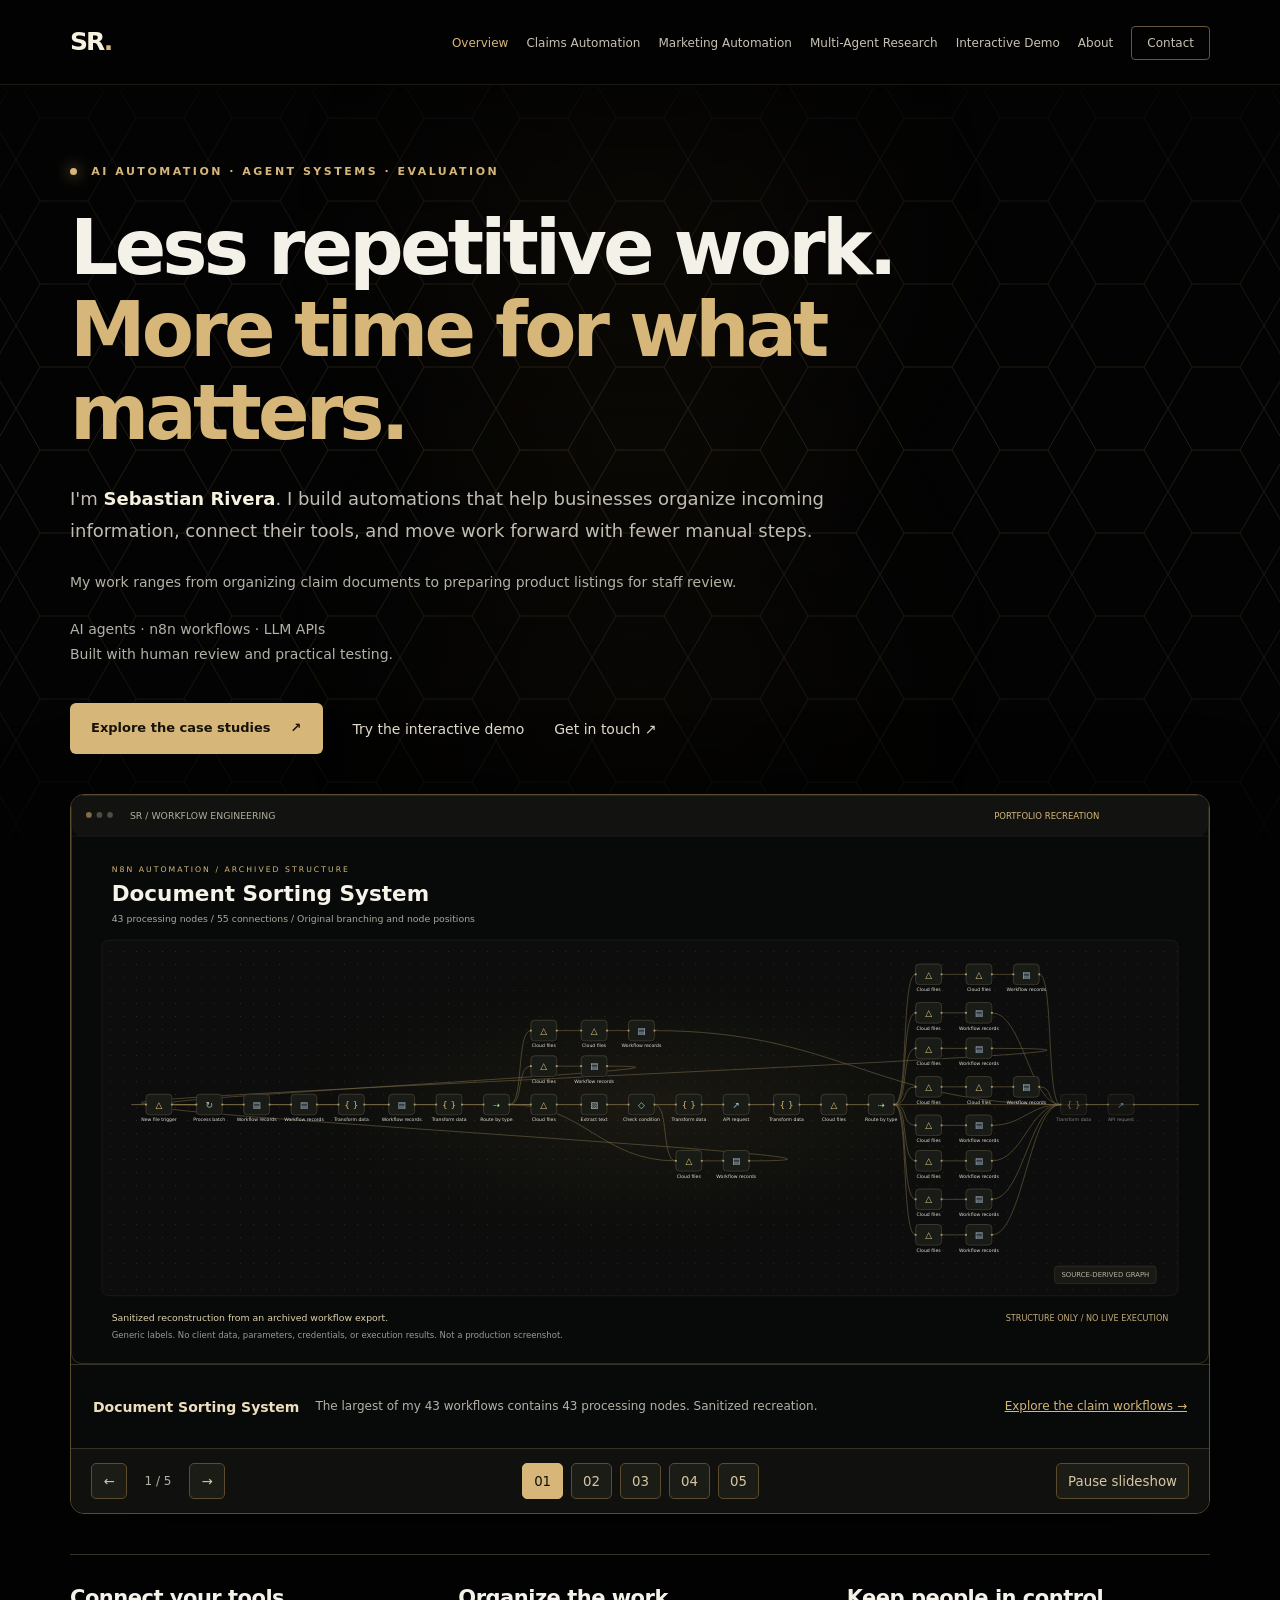
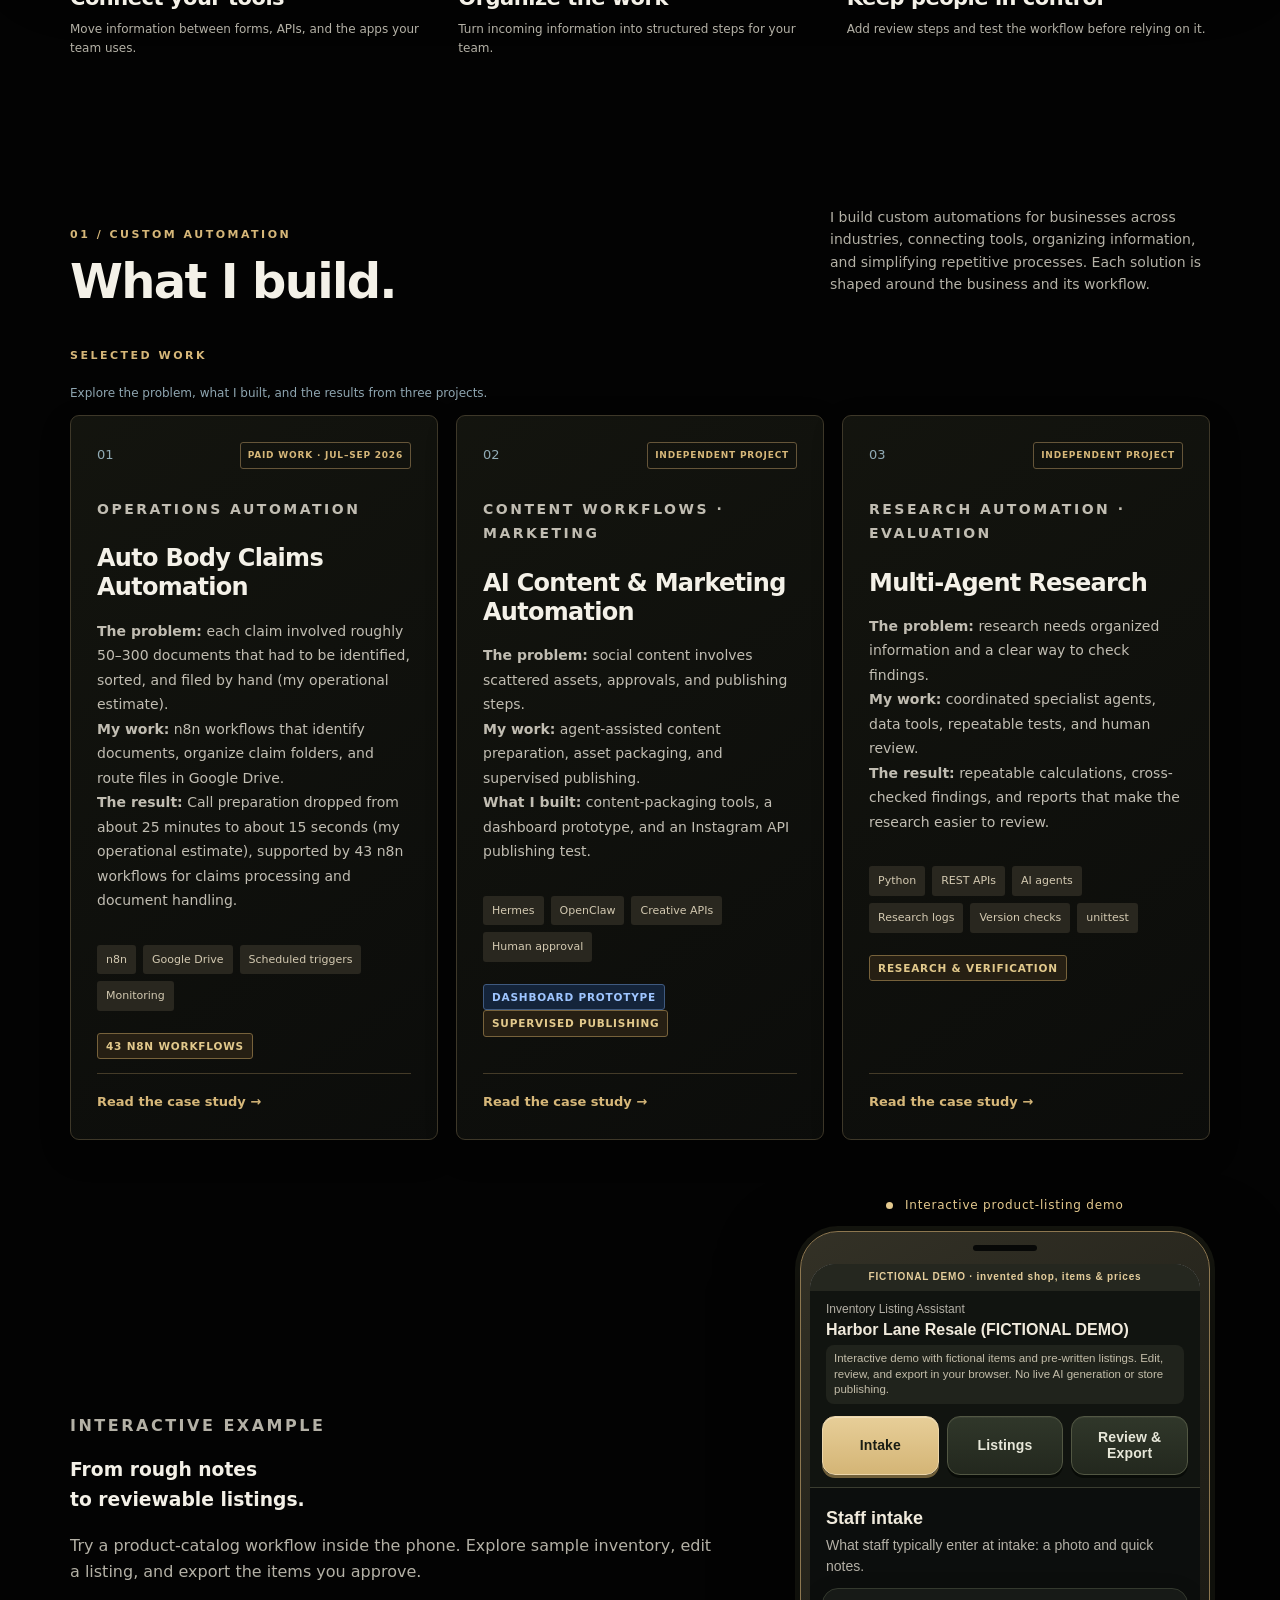
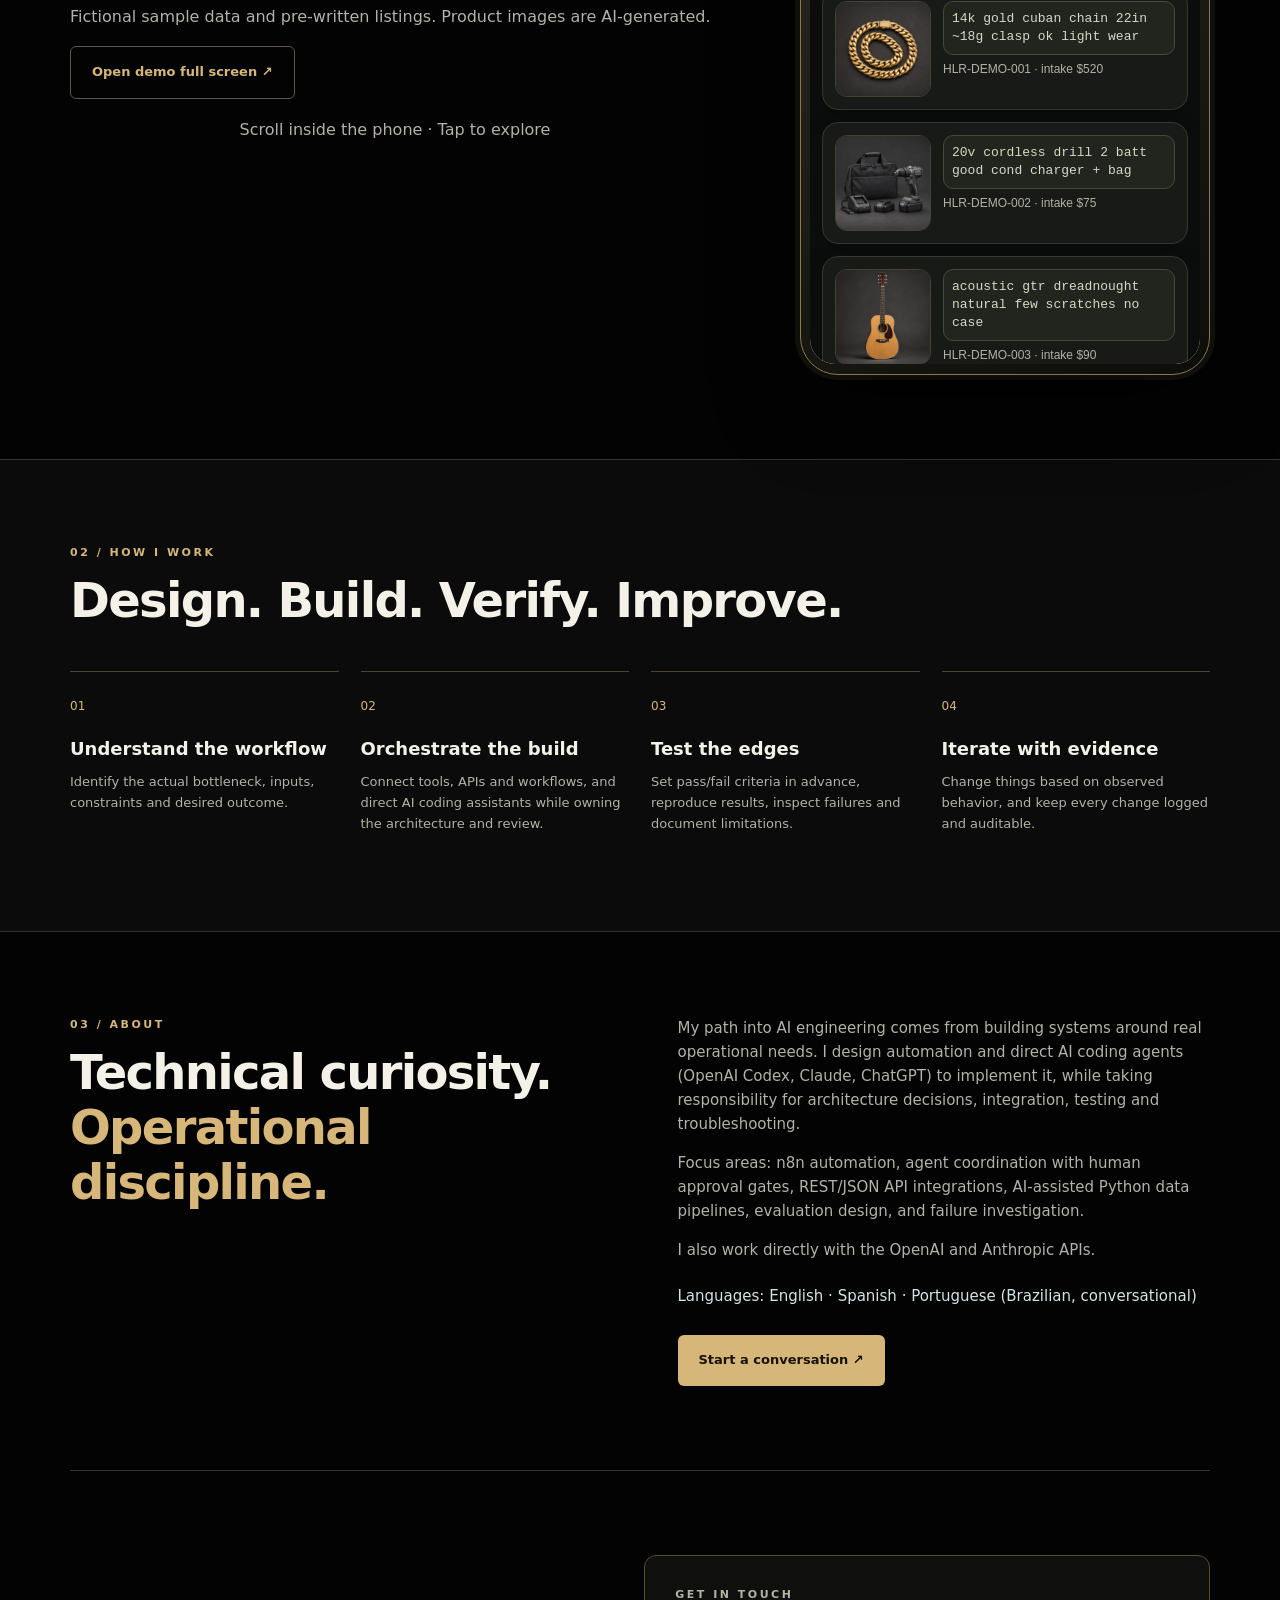
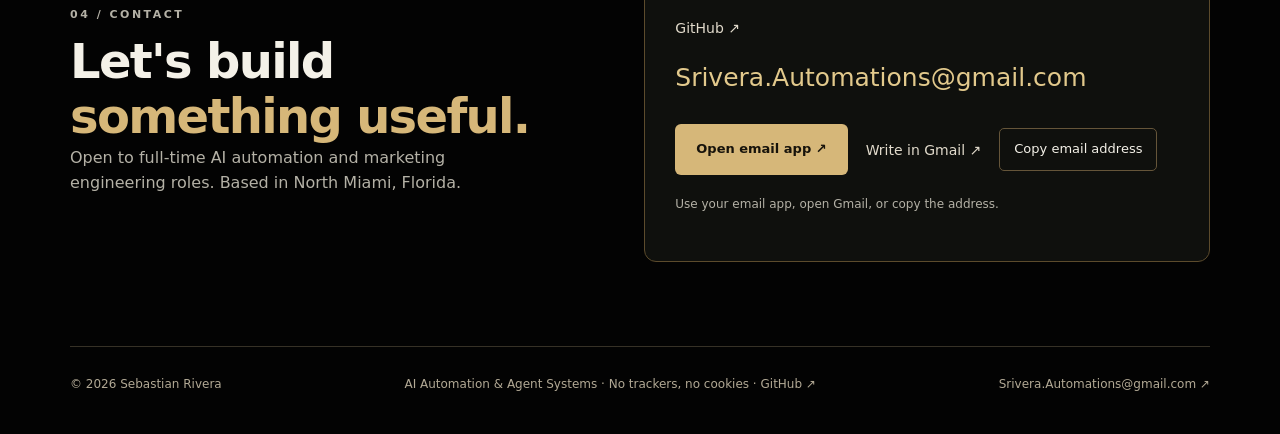
<file: index.html>
<!doctype html>
<html lang="en">
<head>
<meta charset="utf-8">
<meta name="viewport" content="width=device-width,initial-scale=1">
<meta name="description" content="Sebastian Rivera: AI automation, n8n workflow engineering, multi-agent research automation and evaluation.">
<meta name="robots" content="index,follow">
<title>Sebastian Rivera | AI Automation & Agent Systems</title>
<script>document.documentElement.className+=' js';</script>
<link rel="stylesheet" href="styles.css?v=20261102-presentation">
</head>
<body>
<a class="skip" href="#main">Skip to content</a>
<div class="ambient" aria-hidden="true"></div>
<header class="site-header">
<div class="nav wrap">
<a class="wordmark" href="index.html" aria-label="Sebastian Rivera, home">SR<span>.</span></a>
<button class="menu-toggle" type="button" aria-expanded="false" aria-controls="site-nav"><span class="bars" aria-hidden="true"></span>Menu</button>
<nav id="site-nav" class="site-nav" aria-label="Main navigation">
<ul>
<li><a href="index.html" aria-current="page">Overview</a></li>
<li><a href="work/automotive-operations-automation.html">Claims Automation</a></li>
<li><a href="work/ai-content-marketing-automation.html">Marketing Automation</a></li>
<li><a href="work/multi-agent-research-system.html">Multi-Agent Research</a></li>
<li><a href="index.html?demo=studio#interactive-demo">Interactive Demo</a></li>
<li><a href="index.html#about">About</a></li>
<li><a class="nav-contact" href="index.html#contact">Contact</a></li>
</ul>
</nav>
</div>
</header>
<main id="main">
<section class="hero wrap">
<div class="eyebrow"><span class="dot"></span> AI automation · Agent systems · Evaluation</div>
<h1>Less repetitive work.<br><em>More time for what matters.</em></h1>
<p class="lead">I'm <strong>Sebastian Rivera</strong>. I build automations that help businesses organize incoming information, connect their tools, and move work forward with fewer manual steps.</p>
<p class="hero-detail">My work ranges from organizing claim documents to preparing product listings for staff review.</p>
<p class="hero-detail">AI agents · n8n workflows · LLM APIs<br>Built with human review and practical testing.</p>
<div class="actions"><a class="button" href="#work">Explore the case studies <span aria-hidden="true">↗</span></a><a class="text-link" href="#interactive-demo">Try the interactive demo</a><a class="text-link" href="#contact">Get in touch ↗</a></div>
<section class="hero-visual workflow-carousel" data-workflow-carousel aria-label="Examples of n8n workflows" aria-roledescription="carousel">
<figure class="workflow-slide" data-workflow-slide aria-roledescription="slide" aria-label="1 of 5: Document Sorting System"><a href="assets/workflows/document-sorter.svg" target="_blank" rel="noopener" aria-label="View Document Sorting System full size"><img src="assets/workflows/document-sorter.svg" width="2800" height="1400" alt="Document Sorting System: sanitized recreation of the archived n8n layout and connections."></a><figcaption><strong>Document Sorting System</strong><span>The largest of my 43 workflows contains 43 processing nodes. Sanitized recreation.</span><a href="work/automotive-operations-automation.html#diagram">Explore the claim workflows →</a></figcaption></figure>
<figure class="workflow-slide" data-workflow-slide aria-roledescription="slide" aria-label="2 of 5: Call Intake &amp; AI Extraction" hidden><a href="assets/workflows/call-intake.svg" target="_blank" rel="noopener" aria-label="View Call Intake &amp; AI Extraction full size"><img src="assets/workflows/call-intake.svg" width="2800" height="1400" loading="lazy" alt="Call Intake &amp; AI Extraction: sanitized recreation of the archived n8n layout and connections."></a><figcaption><strong>Call Intake &amp; AI Extraction</strong><span>21 processing nodes; sticky note excluded. Sanitized recreation from an archived export.</span><a href="work/automotive-operations-automation.html#diagram">Explore the claim workflows →</a></figcaption></figure>
<figure class="workflow-slide" data-workflow-slide aria-roledescription="slide" aria-label="3 of 5: Document Filing Router" hidden><a href="assets/workflows/filing-router.svg" target="_blank" rel="noopener" aria-label="View Document Filing Router full size"><img src="assets/workflows/filing-router.svg" width="2800" height="1400" loading="lazy" alt="Document Filing Router: sanitized recreation of the archived n8n layout and connections."></a><figcaption><strong>Document Filing Router</strong><span>26 processing nodes. Sanitized recreation from an archived export.</span><a href="work/automotive-operations-automation.html#diagram">Explore the claim workflows →</a></figcaption></figure>
<figure class="workflow-slide" data-workflow-slide aria-roledescription="slide" aria-label="4 of 5: AI Classification &amp; Routing" hidden><a href="assets/workflows/ai-classification.svg" target="_blank" rel="noopener" aria-label="View AI Classification &amp; Routing full size"><img src="assets/workflows/ai-classification.svg" width="2800" height="1400" loading="lazy" alt="AI Classification &amp; Routing: sanitized recreation of the archived n8n layout and connections."></a><figcaption><strong>AI Classification &amp; Routing</strong><span>27 processing nodes; sticky note excluded. Sanitized recreation from an archived export.</span><a href="work/automotive-operations-automation.html#diagram">Explore the claim workflows →</a></figcaption></figure>
<figure class="workflow-slide" data-workflow-slide aria-roledescription="slide" aria-label="5 of 5: Parts Identification Prototype" hidden><a href="assets/workflows/parts-listing.svg" target="_blank" rel="noopener" aria-label="View Parts Identification Prototype full size"><img src="assets/workflows/parts-listing.svg" width="2800" height="1400" loading="lazy" alt="Parts Identification Prototype: sanitized recreation of the archived n8n layout and connections."></a><figcaption><strong>Parts Identification Prototype</strong><span>11 processing nodes; sticky note excluded. Sanitized recreation from an archived export.</span><a href="work/automotive-operations-automation.html#diagram">Explore the claim workflows →</a></figcaption></figure>
<div class="carousel-controls" data-carousel-controls hidden><div class="carousel-arrows"><button type="button" data-carousel-prev aria-label="Previous workflow">←</button><span class="carousel-counter" data-carousel-counter>1 / 5</span><button type="button" data-carousel-next aria-label="Next workflow">→</button></div><div class="carousel-dots" aria-label="Choose a workflow"><button type="button" data-carousel-dot="0" aria-label="Show Document Sorting System" aria-pressed="true">01</button><button type="button" data-carousel-dot="1" aria-label="Show Call Intake &amp; AI Extraction" aria-pressed="false">02</button><button type="button" data-carousel-dot="2" aria-label="Show Document Filing Router" aria-pressed="false">03</button><button type="button" data-carousel-dot="3" aria-label="Show AI Classification &amp; Routing" aria-pressed="false">04</button><button type="button" data-carousel-dot="4" aria-label="Show Parts Identification Prototype" aria-pressed="false">05</button></div><button type="button" class="carousel-play" data-carousel-play>Pause slideshow</button></div><p class="sr-only" data-carousel-announcement role="status" aria-live="polite"></p></section>
<div class="metrics">
<div><strong>Connect your tools</strong><span>Move information between forms, APIs, and the apps your team uses.</span></div>
<div><strong>Organize the work</strong><span>Turn incoming information into structured steps for your team.</span></div>
<div><strong>Keep people in control</strong><span>Add review steps and test the workflow before relying on it.</span></div>
</div>
</section>

<section class="section wrap" id="work">
<div class="section-heading"><div><p class="kicker">01 / Custom automation</p><h2>What I build.</h2></div><p>I build custom automations for businesses across industries, connecting tools, organizing information, and simplifying repetitive processes. Each solution is shaped around the business and its workflow.</p></div>
<p class="kicker">Selected work</p>
<p class="fine">Explore the problem, what I built, and the results from three projects.</p>
<div class="projects">
<article class="project">
<div class="project-top"><span class="number">01</span><span class="tag">Paid work · Jul–Sep 2026</span></div>
<p class="project-label">Operations automation</p>
<h3>Auto Body Claims Automation</h3>
<p><strong>The problem:</strong> each claim involved roughly 50–300 documents that had to be identified, sorted, and filed by hand (my operational estimate).<br><strong>My work:</strong> n8n workflows that identify documents, organize claim folders, and route files in Google Drive.<br><strong>The result:</strong> Call preparation dropped from about 25 minutes to about 15 seconds (my operational estimate), supported by 43 n8n workflows for claims processing and document handling.</p>
<div class="chips"><span>n8n</span><span>Google Drive</span><span>Scheduled triggers</span><span>Monitoring</span></div>
<p><span class="badge b-record">43 n8n workflows</span></p>
<a class="more" href="work/automotive-operations-automation.html">Read the case study →</a>
</article>
<article class="project">
<div class="project-top"><span class="number">02</span><span class="tag">Independent project</span></div>
<p class="project-label">Content workflows · Marketing</p>
<h3>AI Content &amp; Marketing Automation</h3>
<p><strong>The problem:</strong> social content involves scattered assets, approvals, and publishing steps.<br><strong>My work:</strong> agent-assisted content preparation, asset packaging, and supervised publishing.<br><strong>What I built:</strong> content-packaging tools, a dashboard prototype, and an Instagram API publishing test.</p>
<div class="chips"><span>Hermes</span><span>OpenClaw</span><span>Creative APIs</span><span>Human approval</span></div>
<p><span class="badge b-proto">Dashboard prototype</span> <span class="badge b-record">Supervised publishing</span></p>
<a class="more" href="work/ai-content-marketing-automation.html">Read the case study →</a>
</article>
<article class="project">
<div class="project-top"><span class="number">03</span><span class="tag">Independent project</span></div>
<p class="project-label">Research automation · Evaluation</p>
<h3>Multi-Agent Research</h3>
<p><strong>The problem:</strong> research needs organized information and a clear way to check findings.<br><strong>My work:</strong> coordinated specialist agents, data tools, repeatable tests, and human review.<br><strong>The result:</strong> repeatable calculations, cross-checked findings, and reports that make the research easier to review.</p>
<div class="chips"><span>Python</span><span>REST APIs</span><span>AI agents</span><span>Research logs</span><span>Version checks</span><span>unittest</span></div>
<p><span class="badge b-record">Research &amp; verification</span></p>
<a class="more" href="work/multi-agent-research-system.html">Read the case study →</a>
</article>
</div>
<div class="demo-layout" id="interactive-demo" style="margin-top:56px"><div class="demo-explanation"><p class="kicker">Interactive example</p><h3>From rough notes<br>to reviewable listings.</h3><p>Try a product-catalog workflow inside the phone. Explore sample inventory, edit a listing, and export the items you approve.</p><p class="fine">Fictional sample data and pre-written listings. Product images are AI-generated.</p><a class="button ghost" href="demo/inventory-prototype.html" target="_blank" rel="noopener">Open demo full screen ↗</a><p class="phone-hint">Scroll inside the phone · Tap to explore</p></div><div class="phone-demo"><div class="phone-label"><span class="live-dot" aria-hidden="true"></span> Interactive product-listing demo</div><div class="phone-frame"><div class="phone-speaker" aria-hidden="true"></div><iframe src="demo/inventory-prototype.html?v=4aca43a" title="Interactive inventory listing demo with fictional sample data" width="390" height="740" loading="lazy"></iframe></div></div></div>
</section>

<section class="section approach" id="approach">
<div class="wrap">
<p class="kicker">02 / How I work</p>
<h2>Design. Build. Verify. Improve.</h2>
<div class="steps">
<div><span>01</span><h3>Understand the workflow</h3><p>Identify the actual bottleneck, inputs, constraints and desired outcome.</p></div>
<div><span>02</span><h3>Orchestrate the build</h3><p>Connect tools, APIs and workflows, and direct AI coding assistants while owning the architecture and review.</p></div>
<div><span>03</span><h3>Test the edges</h3><p>Set pass/fail criteria in advance, reproduce results, inspect failures and document limitations.</p></div>
<div><span>04</span><h3>Iterate with evidence</h3><p>Change things based on observed behavior, and keep every change logged and auditable.</p></div>
</div>
</div>
</section>

<section class="section wrap about" id="about">
<div><p class="kicker">03 / About</p><h2>Technical curiosity.<br><em>Operational discipline.</em></h2></div>
<div>
<p>My path into AI engineering comes from building systems around real operational needs. I design automation and direct AI coding agents (OpenAI Codex, Claude, ChatGPT) to implement it, while taking responsibility for architecture decisions, integration, testing and troubleshooting.</p>
<p>Focus areas: n8n automation, agent coordination with human approval gates, REST/JSON API integrations, AI-assisted Python data pipelines, evaluation design, and failure investigation.</p>
<p>I also work directly with the OpenAI and Anthropic APIs.</p>
<p class="languages">Languages: English · Spanish · Portuguese (Brazilian, conversational)</p>
<a class="button" href="#contact">Start a conversation ↗</a>
</div>
</section>
<section class="section wrap contact-section" id="contact" aria-labelledby="contact-title"><div><p class="kicker">04 / Contact</p><h2 id="contact-title">Let's build<br><em>something useful.</em></h2><p>Open to full-time AI automation and marketing engineering roles. Based in North Miami, Florida.</p></div><div class="contact-card"><p class="kicker">Get in touch</p><p><a class="text-link" href="https://github.com/srivera-automations" target="_blank" rel="noopener">GitHub ↗</a></p><a class="contact-address" href="mailto:Srivera.Automations@gmail.com">Srivera.Automations@gmail.com</a><div class="contact-actions"><a class="button" href="mailto:Srivera.Automations@gmail.com">Open email app ↗</a><a class="text-link" href="https://mail.google.com/mail/?view=cm&amp;fs=1&amp;to=Srivera.Automations%40gmail.com" target="_blank" rel="noopener">Write in Gmail ↗</a><button class="copy-email" type="button" data-copy-email>Copy email address</button></div><p class="contact-status" data-contact-status role="status" aria-live="polite">Use your email app, open Gmail, or copy the address.</p></div></section>
</main>
<footer class="wrap">
<span>© <span id="year">2026</span> Sebastian Rivera</span>
<span>AI Automation &amp; Agent Systems · No trackers, no cookies · <a href="https://github.com/srivera-automations" target="_blank" rel="noopener">GitHub ↗</a></span>
<a href="mailto:Srivera.Automations@gmail.com">Srivera.Automations@gmail.com ↗</a>
</footer>
<script src="script.js?v=20261102-presentation"></script>
</body>
</html>
</file>
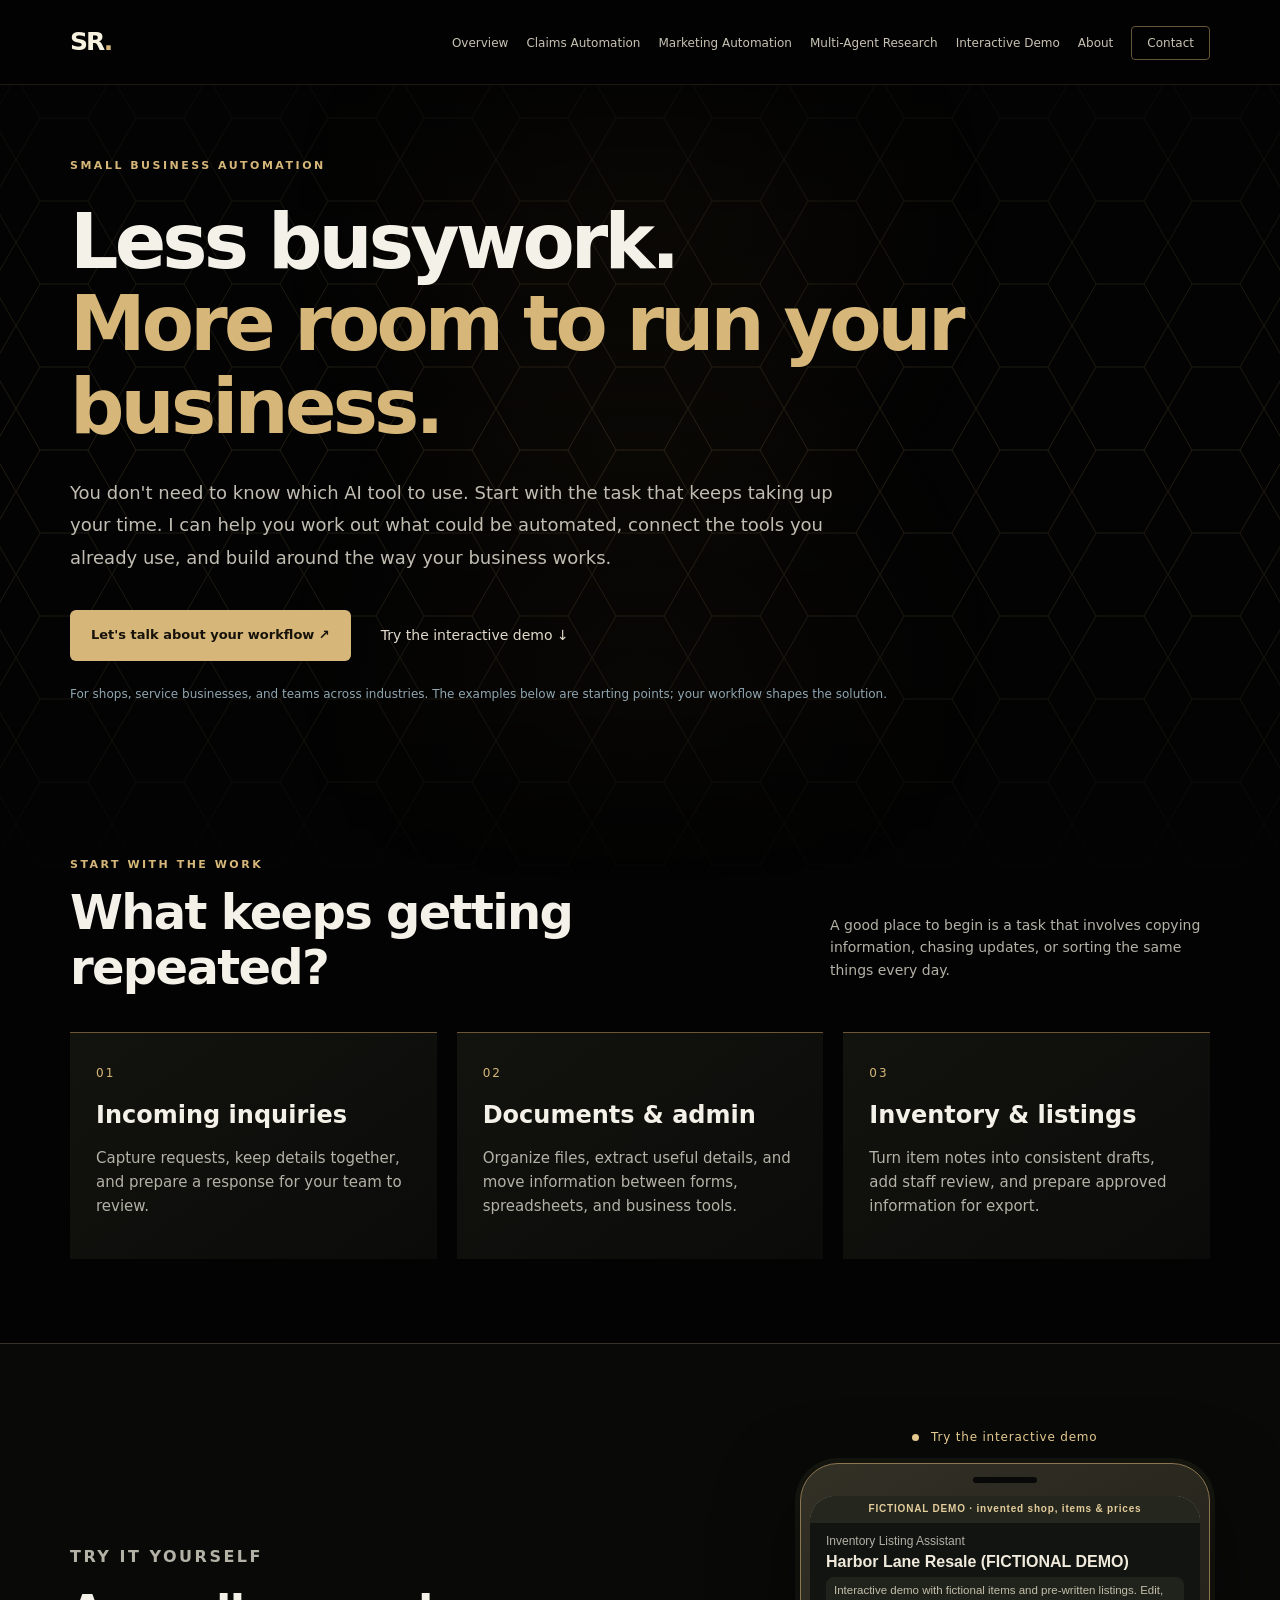
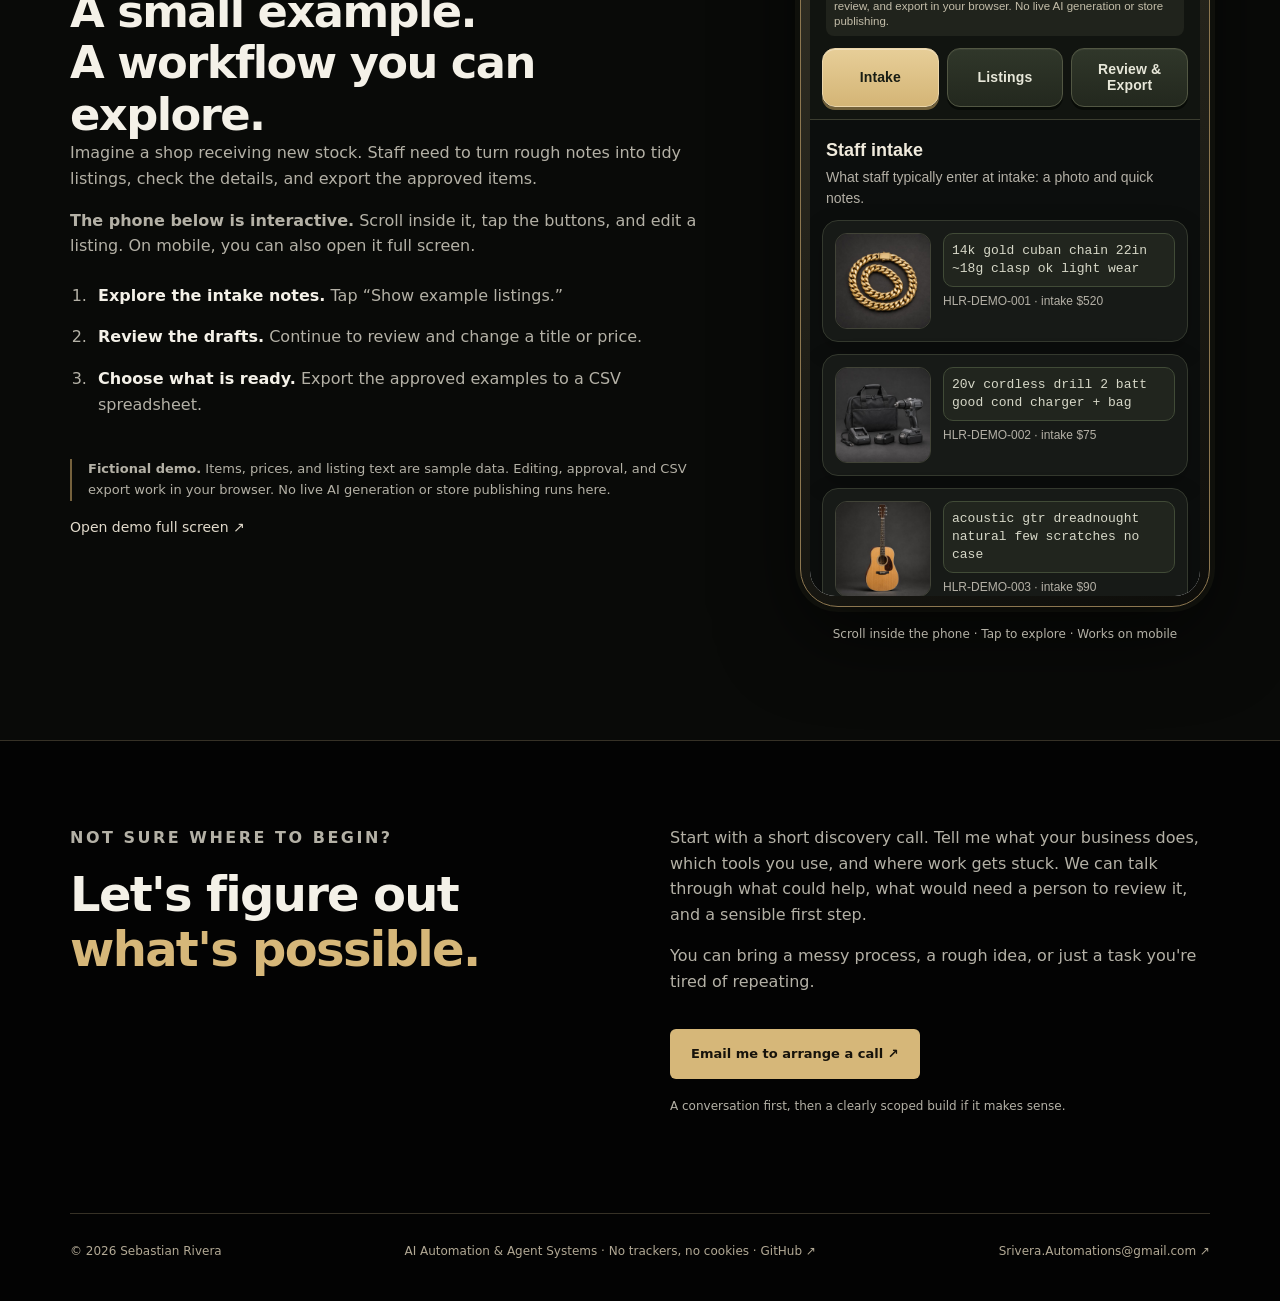
<file: small-business-automation.html>
<!doctype html>
<html lang="en">
<head>
<meta charset="utf-8">
<meta name="viewport" content="width=device-width,initial-scale=1">
<meta name="description" content="Custom automation for small businesses. Explore practical examples, try an interactive inventory demo, and arrange a short discovery call with Sebastian Rivera.">
<meta name="robots" content="index,follow">
<title>Small Business Automation | Sebastian Rivera</title>
<script>document.documentElement.className+=' js';</script>
<link rel="stylesheet" href="styles.css?v=20261102-presentation">
</head>
<body>
<a class="skip" href="#main">Skip to content</a>
<div class="ambient" aria-hidden="true"></div>
<header class="site-header">
<div class="nav wrap">
<a class="wordmark" href="index.html" aria-label="Sebastian Rivera, home">SR<span>.</span></a>
<button class="menu-toggle" type="button" aria-expanded="false" aria-controls="site-nav"><span class="bars" aria-hidden="true"></span>Menu</button>
<nav id="site-nav" class="site-nav" aria-label="Main navigation">
<ul>
<li><a href="index.html">Overview</a></li>
<li><a href="work/automotive-operations-automation.html">Claims Automation</a></li>
<li><a href="work/ai-content-marketing-automation.html">Marketing Automation</a></li>
<li><a href="work/multi-agent-research-system.html">Multi-Agent Research</a></li>
<li><a href="index.html?demo=studio#interactive-demo">Interactive Demo</a></li>
<li><a href="index.html#about">About</a></li>
<li><a class="nav-contact" href="index.html#contact">Contact</a></li>
</ul>
</nav>
</div>
</header>
<main id="main">
<section class="business-hero wrap">
<p class="kicker">Small business automation</p>
<h1>Less busywork.<br><em>More room to run your business.</em></h1>
<p class="lead">You don't need to know which AI tool to use. Start with the task that keeps taking up your time. I can help you work out what could be automated, connect the tools you already use, and build around the way your business works.</p>
<div class="actions"><a class="button" href="#discovery">Let's talk about your workflow ↗</a><a class="text-link" href="#try-demo">Try the interactive demo ↓</a></div>
<p class="fine">For shops, service businesses, and teams across industries. The examples below are starting points; your workflow shapes the solution.</p>
</section>
<section class="section wrap" id="possibilities">
<div class="section-heading"><div><p class="kicker">Start with the work</p><h2>What keeps getting repeated?</h2></div><p>A good place to begin is a task that involves copying information, chasing updates, or sorting the same things every day.</p></div>
<div class="service-examples">
<article><span class="service-number">01</span><h3>Incoming inquiries</h3><p>Capture requests, keep details together, and prepare a response for your team to review.</p></article>
<article><span class="service-number">02</span><h3>Documents &amp; admin</h3><p>Organize files, extract useful details, and move information between forms, spreadsheets, and business tools.</p></article>
<article><span class="service-number">03</span><h3>Inventory &amp; listings</h3><p>Turn item notes into consistent drafts, add staff review, and prepare approved information for export.</p></article>
</div>
</section>
<section class="section demo-section" id="try-demo">
<div class="wrap demo-layout">
<div class="demo-explanation"><p class="kicker">Try it yourself</p><h2>A small example.<br>A workflow you can explore.</h2>
<p>Imagine a shop receiving new stock. Staff need to turn rough notes into tidy listings, check the details, and export the approved items.</p>
<p><strong>The phone below is interactive.</strong> Scroll inside it, tap the buttons, and edit a listing. On mobile, you can also open it full screen.</p>
<ol class="demo-instructions"><li><strong>Explore the intake notes.</strong> Tap “Show example listings.”</li><li><strong>Review the drafts.</strong> Continue to review and change a title or price.</li><li><strong>Choose what is ready.</strong> Export the approved examples to a CSV spreadsheet.</li></ol>
<p class="demo-disclosure"><strong>Fictional demo.</strong> Items, prices, and listing text are sample data. Editing, approval, and CSV export work in your browser. No live AI generation or store publishing runs here.</p>
<a class="text-link" href="demo/inventory-prototype.html" target="_blank" rel="noopener">Open demo full screen ↗</a>
</div>
<div class="phone-demo"><div class="phone-label"><span class="live-dot" aria-hidden="true"></span> Try the interactive demo</div><div class="phone-frame"><div class="phone-speaker" aria-hidden="true"></div><iframe src="demo/inventory-prototype.html?v=4aca43a" title="Interactive inventory listing demo with fictional sample data" width="390" height="740" loading="lazy"></iframe></div><p class="phone-hint">Scroll inside the phone · Tap to explore · Works on mobile</p></div>
</div>
</section>
<section class="section wrap discovery" id="discovery">
<div><p class="kicker">Not sure where to begin?</p><h2>Let's figure out<br><em>what's possible.</em></h2></div>
<div><p>Start with a short discovery call. Tell me what your business does, which tools you use, and where work gets stuck. We can talk through what could help, what would need a person to review it, and a sensible first step.</p><p>You can bring a messy process, a rough idea, or just a task you're tired of repeating.</p><a class="button" href="mailto:Srivera.Automations@gmail.com?subject=Small%20business%20automation%20discovery%20call">Email me to arrange a call ↗</a><p class="fine">A conversation first, then a clearly scoped build if it makes sense.</p></div>
</section>
</main>
<footer class="wrap">
<span>© <span id="year">2026</span> Sebastian Rivera</span>
<span>AI Automation &amp; Agent Systems · No trackers, no cookies · <a href="https://github.com/srivera-automations" target="_blank" rel="noopener">GitHub ↗</a></span>
<a href="mailto:Srivera.Automations@gmail.com">Srivera.Automations@gmail.com ↗</a>
</footer>
<script src="script.js?v=20261102-presentation"></script>
</body>
</html>
</file>
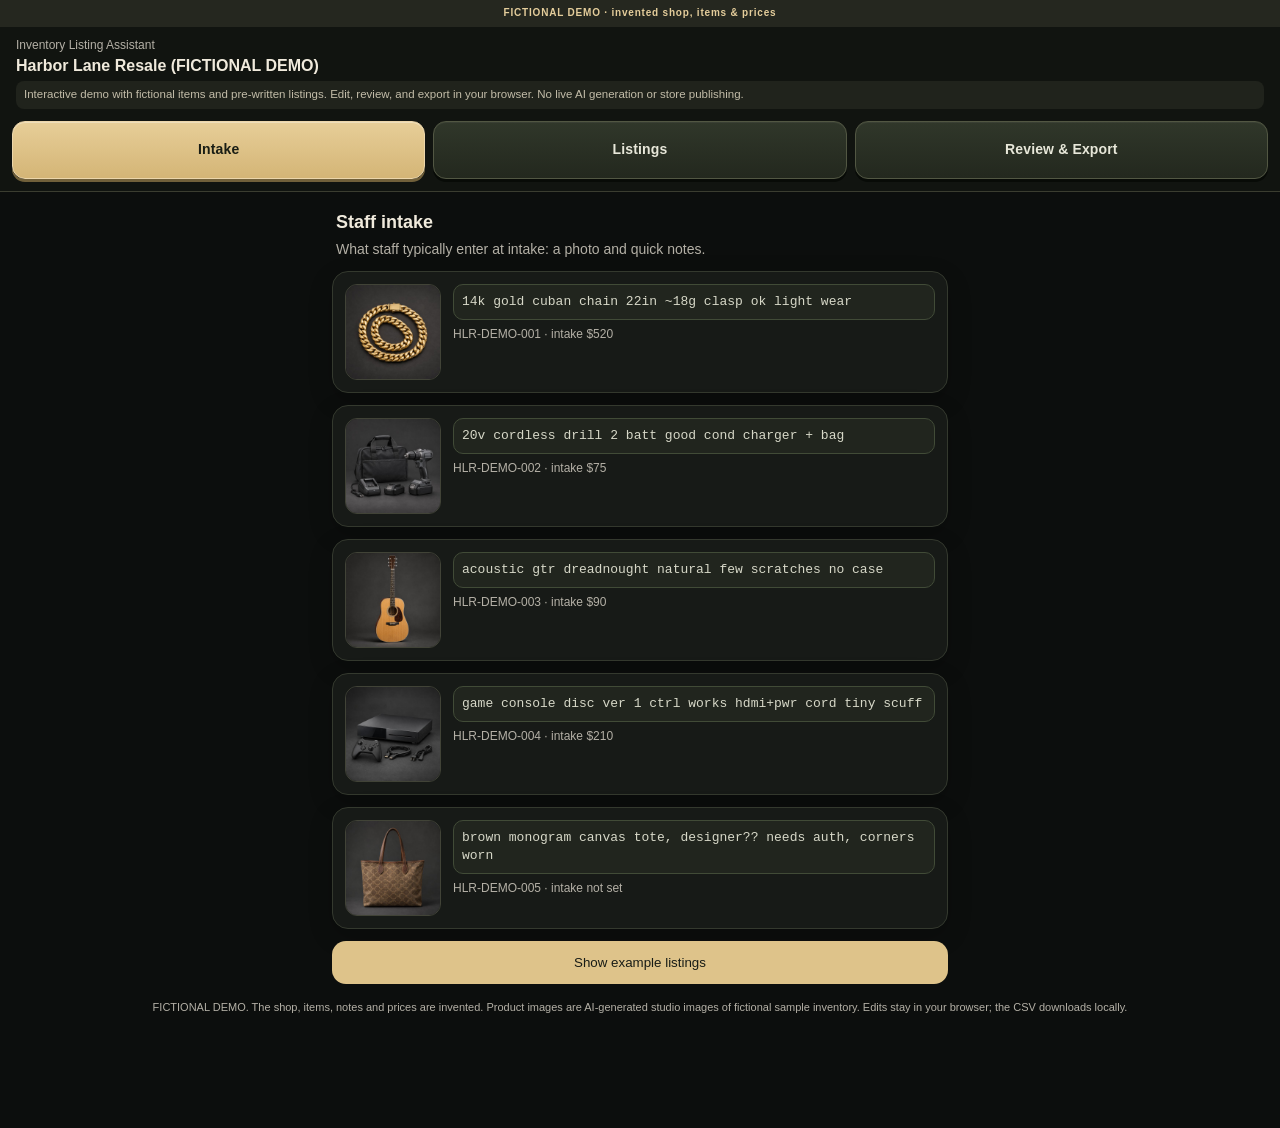
<file: demo/inventory-prototype.html>
<!doctype html>
<html lang="en"><head><meta charset="utf-8">
<meta name="viewport" content="width=device-width,initial-scale=1,viewport-fit=cover">
<title>Inventory Listing Assistant · FICTIONAL DEMO</title>
<style>
:root{--ink:#14213d;--mut:#5b6476;--bg:#f5f7fb;--card:#fff;--acc:#0a7cff;--ok:#12a150;--warn:#d97706;--demo:#c81e1e;--r:16px}
*{box-sizing:border-box}html,body{margin:0}
body{font:15px/1.45 -apple-system,BlinkMacSystemFont,"Segoe UI",Roboto,Helvetica,Arial,sans-serif;color:var(--ink);background:var(--bg);padding-bottom:96px}
.demo{background:var(--demo);color:#fff;text-align:center;font-weight:800;font-size:12px;letter-spacing:.08em;padding:6px 8px}
header{position:sticky;top:0;z-index:5;background:#fff;box-shadow:0 1px 0 #e6e9f0}
.hd{padding:10px 16px 4px}.note{margin:0 16px 8px;font-size:11.5px;line-height:1.35;color:#5b21b6;background:#f5f0ff;border-radius:8px;padding:6px 8px}.hd small{color:var(--mut);display:block;font-size:12px}.hd b{font-size:16px}
.steps{display:flex;gap:6px;padding:0 12px 10px}
.steps button{flex:1;border:0;border-radius:12px;padding:8px 4px;background:#eef1f6;color:var(--mut);font:600 12px/1.2 inherit;font-family:inherit}
.steps button.on{background:var(--ink);color:#fff}
.steps button span{display:block;font-size:16px}
main{padding:12px}
h2{font-size:18px;margin:6px 4px 4px}.lead{color:var(--mut);margin:0 4px 12px;font-size:14px}
.card{background:var(--card);border-radius:var(--r);box-shadow:0 1px 3px #0000000f,0 4px 14px #0000000a;padding:12px;margin-bottom:12px}
.row{display:flex;gap:12px;align-items:flex-start}
.ph{width:84px;height:84px;border-radius:12px;flex:none;background:#eef1f5}
.raw{font:13px/1.4 ui-monospace,Menlo,Consolas,monospace;background:#fff8e6;border:1px dashed #e7c46a;border-radius:10px;padding:8px;color:#5a4400}
.meta{font-size:12px;color:var(--mut);margin-top:6px}
.btn{display:block;width:100%;border:0;border-radius:14px;padding:14px;font:700 16px inherit;font-family:inherit;background:var(--acc);color:#fff}
.btn.sec{background:#e8eefc;color:var(--acc)}
.ai{display:inline-block;font-size:11px;font-weight:700;color:#5b21b6;background:#efe7ff;border-radius:999px;padding:3px 8px;margin-bottom:6px}
.arrow{text-align:center;color:var(--mut);font-size:12px;margin:8px 0}
.t{font-weight:700;font-size:16px;line-height:1.3;margin:0 0 4px}
.chips{display:flex;flex-wrap:wrap;gap:6px;margin:8px 0}.chip{font-size:12px;background:#eef1f6;border-radius:999px;padding:3px 9px}
.g{font-size:12px;font-weight:700;border-radius:8px;padding:2px 8px;background:#e6f6ec;color:#0b7a3b}
.cat{font-size:12px;color:var(--mut)}
.d{font-size:14px;color:#2b3445;margin:6px 0}
.price{display:flex;justify-content:space-between;align-items:center;background:#fff4e5;border-radius:10px;padding:8px 10px;font-size:13px}
.price b{font-size:18px}
.flag{background:#fdecec;color:#9b1c1c;border-radius:10px;padding:8px 10px;font-size:13px;font-weight:600;margin-top:8px}
.rv textarea,.rv input[type=number]{resize:none;width:100%;font:inherit;border:1px solid #d5dbe6;border-radius:10px;padding:8px;margin-top:4px}
.rv label{font-size:12px;color:var(--mut);display:block;margin-top:8px}
.tg{display:flex;align-items:center;justify-content:space-between;margin-top:10px;padding-top:10px;border-top:1px solid #eef1f6;font-weight:600}
.sw{position:relative;width:52px;height:30px;flex:none}.sw input{opacity:0;width:0;height:0}
.sl{position:absolute;inset:0;background:#cfd6e2;border-radius:999px;transition:.2s}
.sl:before{content:"";position:absolute;width:24px;height:24px;left:3px;top:3px;background:#fff;border-radius:50%;transition:.2s;box-shadow:0 1px 3px #0003}
.sw input:checked+.sl{background:var(--ok)}.sw input:checked+.sl:before{transform:translateX(22px)}
.sw input:disabled+.sl{opacity:.45}
.bar{position:fixed;left:0;right:0;bottom:0;background:#fff;box-shadow:0 -2px 12px #0000001a;padding:10px 12px calc(10px + env(safe-area-inset-bottom));display:flex;gap:10px;align-items:center;z-index:6}
.bar .n{font-size:13px;color:var(--mut);flex:1}.bar .n b{color:var(--ink);font-size:16px;display:block}
.bar .btn{width:auto;padding:12px 18px}
.spin{display:none;text-align:center;padding:40px 0;color:var(--mut)}
.spin i{display:inline-block;width:34px;height:34px;border:4px solid #dbe3f2;border-top-color:var(--acc);border-radius:50%;animation:r 0.8s linear infinite}
@keyframes r{to{transform:rotate(360deg)}}
.hide{display:none!important}
footer{font-size:11px;color:var(--mut);padding:4px 16px 16px;text-align:center}
.toast{position:fixed;left:50%;bottom:90px;transform:translateX(-50%);background:var(--ink);color:#fff;padding:10px 14px;border-radius:12px;font-size:13px;opacity:0;transition:.3s;z-index:9}
.toast.on{opacity:1}
@media(min-width:700px){main{max-width:640px;margin:0 auto}}

:root{color-scheme:dark;--ink:#f0eadc;--mut:#b4b0a6;--bg:#0c0e0d;--card:#171a17;--acc:#dec38a;--ok:#739a78;--warn:#d5ac68;--demo:#25271f}
header{background:#111410;box-shadow:0 1px 0 #3b3d30}.demo{color:#e4cd9b;font-size:10px}.note{color:#c3bda9;background:#20231c}.steps button{background:#242820}.steps button.on{background:#dec38a;color:#191d17}.card{border:1px solid #34392e;box-shadow:0 8px 24px #0003}.ph{object-fit:cover;background:#20221f;border:1px solid #414337}.raw{background:#21251e;border:1px solid #414b37;color:#d7d8c8}.btn{color:#181c16}.btn.sec{background:#2c3226;color:#e3cd9e}.ai{background:#303526;color:#e0cc9c}.chip{background:#292e24;color:#c7cbbd}.g{background:#253b2d;color:#b4d9bb}.d{color:#d0d1c7}.price{background:#2c2b20}.flag{background:#382920;color:#edc39a}.rv textarea,.rv input[type=number]{background:#11150f;border-color:#49513f;color:#f0eadc}.tg{border-color:#34392e}.bar{background:#151912;border-top:1px solid #414737}.toast{background:#e1c78f;color:#171c13}.steps button span{font-size:12px;letter-spacing:1px}.spin i{border-color:#3e4436;border-top-color:var(--acc)}.row>div{min-width:0}.raw{overflow-wrap:anywhere}.ph{width:96px;height:96px}
.steps{gap:8px;padding:4px 12px 12px}.steps button{min-height:58px;padding:12px 7px;border:1px solid #525743;border-radius:13px;background:linear-gradient(180deg,#30372a,#23281e);color:#e7e7d9;font-family:inherit;font-size:14px;font-weight:750;line-height:1.2;letter-spacing:.01em;box-shadow:0 3px 0 #080b07, inset 0 1px 0 #ffffff0c;cursor:pointer;transition:background .15s,transform .15s}.steps button.on{background:linear-gradient(180deg,#e7ce98,#d4b576);border-color:#ecd6aa;color:#191d14;box-shadow:0 3px 0 #71603a,inset 0 1px 0 #fff5}.steps button:hover{border-color:#dec38a}.steps button:active{transform:translateY(2px)}.steps button:focus-visible{outline:2px solid #f0dcae;outline-offset:3px}
</style></head><body>
<header>
 <div class="demo">FICTIONAL DEMO · invented shop, items &amp; prices</div>
 <div class="hd"><small>Inventory Listing Assistant</small><b>Harbor Lane Resale (FICTIONAL DEMO)</b></div>
 <p class="note">Interactive demo with fictional items and pre-written listings. Edit, review, and export in your browser. No live AI generation or store publishing.</p>
 <nav class="steps">
  <button type="button" data-s="1">Intake</button>
  <button type="button" data-s="2">Listings</button>
  <button type="button" data-s="3">Review &amp; Export</button>
 </nav>
</header>
<main>
 <section id="s1">
  <h2>Staff intake</h2><p class="lead">What staff typically enter at intake: a photo and quick notes.</p>
  <div id="intake"></div>
  <button class="btn" id="gen"> Show example listings</button>
 </section>
 <section id="s2" class="hide">
  <div class="spin" id="spin"><i></i><p>Loading example listings…</p></div>
  <div id="after"><h2>Before → After</h2><p class="lead">Every listing is a draft. Staff check facts and confirm prices.</p><div id="ba"></div>
  <button class="btn" data-go="3">Review &amp; approve →</button></div>
 </section>
 <section id="s3" class="hide">
  <h2>Review &amp; approve</h2><p class="lead">Edit anything, approve what's ready, then export a CSV for WooCommerce (Shopify: same fields, mapped on import).</p>
  <div id="rv"></div>
 </section>
</main>
<footer>FICTIONAL DEMO. The shop, items, notes and prices are invented. Product images are AI-generated studio images of fictional sample inventory. Edits stay in your browser; the CSV downloads locally.</footer>
<div class="bar hide" id="bar"><div class="n"><b id="cnt">0 approved</b>of <span id="tot"></span> items</div><button class="btn" id="exp">Export CSV ↓</button></div>
<div class="toast" id="toast"></div>
<script>
const D=[{"sku": "HLR-DEMO-001", "raw": "14k gold cuban chain 22in ~18g clasp ok light wear", "intake": 520, "title": "14K Yellow Gold Cuban Link Chain, 22 in, approx. 18 g", "category": "Jewelry > Necklaces & Chains", "grade": "B (Good)", "desc": "Classic 14K yellow gold Cuban link chain, 22 inches long, approximately 18 grams. Secure box clasp in working order. Light surface wear consistent with normal use; no kinks or broken links observed at intake. Weight and karat to be re-verified by staff before sale.", "tags": ["14k gold", "cuban link", "gold chain", "men's jewelry", "22 inch"], "img": "../assets/demo/chain.jpg", "suggested": 755, "flag": "", "markup": 1.45}, {"sku": "HLR-DEMO-002", "raw": "20v cordless drill 2 batt good cond charger + bag", "intake": 75, "title": "20V Cordless Drill/Driver Kit, 2 Batteries, Charger & Bag", "category": "Tools > Power Tools > Drills", "grade": "B (Good)", "desc": "20V cordless drill/driver kit with two batteries, charger and carry bag. Tested at intake: powers on, chuck and clutch working. Normal cosmetic wear on housing. Battery health to be confirmed by staff.", "tags": ["cordless drill", "20v", "power tools", "drill kit", "drill driver"], "img": "../assets/demo/drill.jpg", "suggested": 120, "flag": "", "markup": 1.6}, {"sku": "HLR-DEMO-003", "raw": "acoustic gtr dreadnought natural few scratches no case", "intake": 90, "title": "Dreadnought Acoustic Guitar, Natural Finish", "category": "Musical Instruments > Guitars > Acoustic", "grade": "B (Good)", "desc": "Dreadnought acoustic guitar in natural finish. Plays and holds tune; a few minor cosmetic scratches on the body. Case not included. Strings may be replaced before sale at staff discretion.", "tags": ["acoustic guitar", "dreadnought", "natural finish", "beginner guitar", "6-string"], "img": "../assets/demo/guitar.jpg", "suggested": 150, "flag": "", "markup": 1.65}, {"sku": "HLR-DEMO-004", "raw": "game console disc ver 1 ctrl works hdmi+pwr cord tiny scuff", "intake": 210, "title": "Game Console (Disc Version) with Controller & Cables", "category": "Electronics > Video Game Consoles", "grade": "A- (Very Good)", "desc": "Disc-version game console with one wireless controller, HDMI and power cables. Tested at intake: powers on, reads discs, controller pairs. One tiny scuff on the side panel. Factory reset to be confirmed by staff before sale.", "tags": ["game console", "disc version", "video games", "console", "gaming"], "img": "../assets/demo/console.jpg", "suggested": 305, "flag": "", "markup": 1.45}, {"sku": "HLR-DEMO-005", "raw": "brown monogram canvas tote, designer?? needs auth, corners worn", "intake": 0, "title": "Brown Monogram Canvas Tote Bag (Authentication Pending)", "category": "Handbags & Accessories > Totes", "grade": "C (Fair)", "desc": "Brown monogram-pattern canvas tote with leather trim. Visible wear on corners and handles. Brand authenticity has NOT been verified: this listing must not name a designer brand until authentication is completed.", "tags": ["tote bag", "monogram", "canvas tote", "handbag", "pre-owned"], "img": "../assets/demo/tote.jpg", "suggested": null, "flag": "Authentication required before listing. Brand name withheld; price left for staff.", "markup": 0}];
const $=q=>document.querySelector(q), esc=s=>String(s).replace(/[&<>"]/g,c=>({"&":"&amp;","<":"&lt;",">":"&gt;",'"':"&quot;"}[c]));
const st=D.map(d=>({approved:!d.flag,title:d.title,price:d.suggested??""}));
function money(v){return v===""||v==null?"—":"$"+Number(v).toLocaleString("en-US")}
$("#intake").innerHTML=D.map(d=>`<div class="card"><div class="row"><img class="ph" src="${d.img}" alt="${esc(d.title)}"><div style="flex:1"><div class="raw">${esc(d.raw)}</div><div class="meta">${d.sku} · intake ${d.intake?money(d.intake):"not set"}</div></div></div></div>`).join("");
function renderBA(){ $("#ba").innerHTML=D.map((d,i)=>`<div class="card"><div class="row"><img class="ph" style="width:56px;height:56px" src="${d.img}" alt="${esc(d.title)}"><div class="raw" style="flex:1">${esc(d.raw)}</div></div>
<div class="arrow">▼ becomes</div><span class="ai">Example output (pre-written for demo)</span>
<p class="t">${esc(st[i].title)}</p><div><span class="g">${esc(d.grade)}</span> <span class="cat">${esc(d.category)}</span></div>
<p class="d">${esc(d.desc)}</p><div class="chips">${d.tags.map(t=>`<span class="chip">#${esc(t)}</span>`).join("")}</div>
<div class="price"><span>Suggested price<br><small>Fictional example price, staff must verify<br>${d.markup?Math.round((d.markup-1)*100)+"% over intake · ⚠ staff review":"⚠ left blank for staff"}</small></span><b>${money(d.suggested)}</b></div>
${d.flag?`<div class="flag">⚠ ${esc(d.flag)}</div>`:""}</div>`).join("")}
function renderRV(){ $("#rv").innerHTML=D.map((d,i)=>`<div class="card rv"><div class="row"><img class="ph" style="width:56px;height:56px" src="${d.img}" alt="${esc(d.title)}"><div style="flex:1"><span class="ai">Example output (pre-written for demo)</span><div class="cat">${d.sku} · ${esc(d.grade)}</div></div></div>
<label>Title</label><textarea rows="2" data-i="${i}" data-f="title">${esc(st[i].title)}</textarea>
<label>Price (USD): fictional example price, staff must verify · ⚠ staff review</label><input type="number" inputmode="decimal" data-i="${i}" data-f="price" value="${st[i].price}" placeholder="enter price">
${d.flag?`<div class="flag">⚠ ${esc(d.flag)}</div>`:""}
<div class="tg"><span>Approve for export</span><label class="sw"><input type="checkbox" data-i="${i}" ${st[i].approved?"checked":""} ${st[i].price===""?"disabled":""}><span class="sl"></span></label></div></div>`).join("");
 count()}
function count(){const n=st.filter(s=>s.approved).length;$("#cnt").textContent=n+" approved";$("#tot").textContent=D.length}
document.addEventListener("input",e=>{const t=e.target,i=t.dataset.i;if(i==null)return;
 if(t.type==="checkbox"){st[i].approved=t.checked}else{st[i][t.dataset.f]=t.value;
  if(t.dataset.f==="price"){const cb=document.querySelector(`input[type=checkbox][data-i="${i}"]`);cb.disabled=t.value==="";if(t.value===""){cb.checked=false;st[i].approved=false}}}
 count()});
function show(n){[1,2,3].forEach(k=>$("#s"+k).classList.toggle("hide",k!=n));document.querySelectorAll(".steps button").forEach(b=>b.classList.toggle("on",b.dataset.s==n));
 $("#bar").classList.toggle("hide",n!=3);if(n==2)renderBA();if(n==3)renderRV();window.scrollTo(0,0);history.replaceState(null,"","#step"+n)}
document.querySelectorAll(".steps button").forEach(b=>b.onclick=()=>show(+b.dataset.s));
document.querySelectorAll("[data-go]").forEach(b=>b.onclick=()=>show(+b.dataset.go));
$("#gen").onclick=()=>{show(2);$("#after").classList.add("hide");$("#spin").style.display="block";setTimeout(()=>{$("#spin").style.display="none";$("#after").classList.remove("hide")},1200)};
function toast(m){const t=$("#toast");t.textContent=m;t.classList.add("on");setTimeout(()=>t.classList.remove("on"),2200)}
const H=["Type","SKU","Name","Published","Short description","Description","Categories","Tags","Regular price","In stock?","Meta: condition_grade","Meta: staff_review","Meta: price_note","Meta: demo_notice"];
const q=v=>{v=String(v??"");return /[",\n]/.test(v)?'"'+v.replace(/"/g,'""')+'"':v};
$("#exp").onclick=()=>{const rows=D.map((d,i)=>[d,st[i]]).filter(([d,s])=>s.approved);
 if(!rows.length){toast("Approve at least one item first");return}
 const csv=[H.join(",")].concat(rows.map(([d,s])=>["simple",d.sku,s.title,-1,"Condition: "+d.grade,d.desc,d.category,d.tags.join(", "),Number(s.price).toFixed(2),1,d.grade,"Approved in review; staff must verify price","Fictional example price, staff must verify","FICTIONAL DEMO data, pre-written example listing"].map(q).join(","))).join("\n");
 const a=document.createElement("a");a.href=URL.createObjectURL(new Blob(["\ufeff"+csv],{type:"text/csv"}));a.download="harbor-lane-FICTIONAL-DEMO-listings.csv";document.body.appendChild(a);a.click();a.remove();
 toast("Exported "+rows.length+" draft listings (CSV)")};
show(({"#step2":2,"#step3":3})[location.hash]||1);
</script></body></html>
</file>
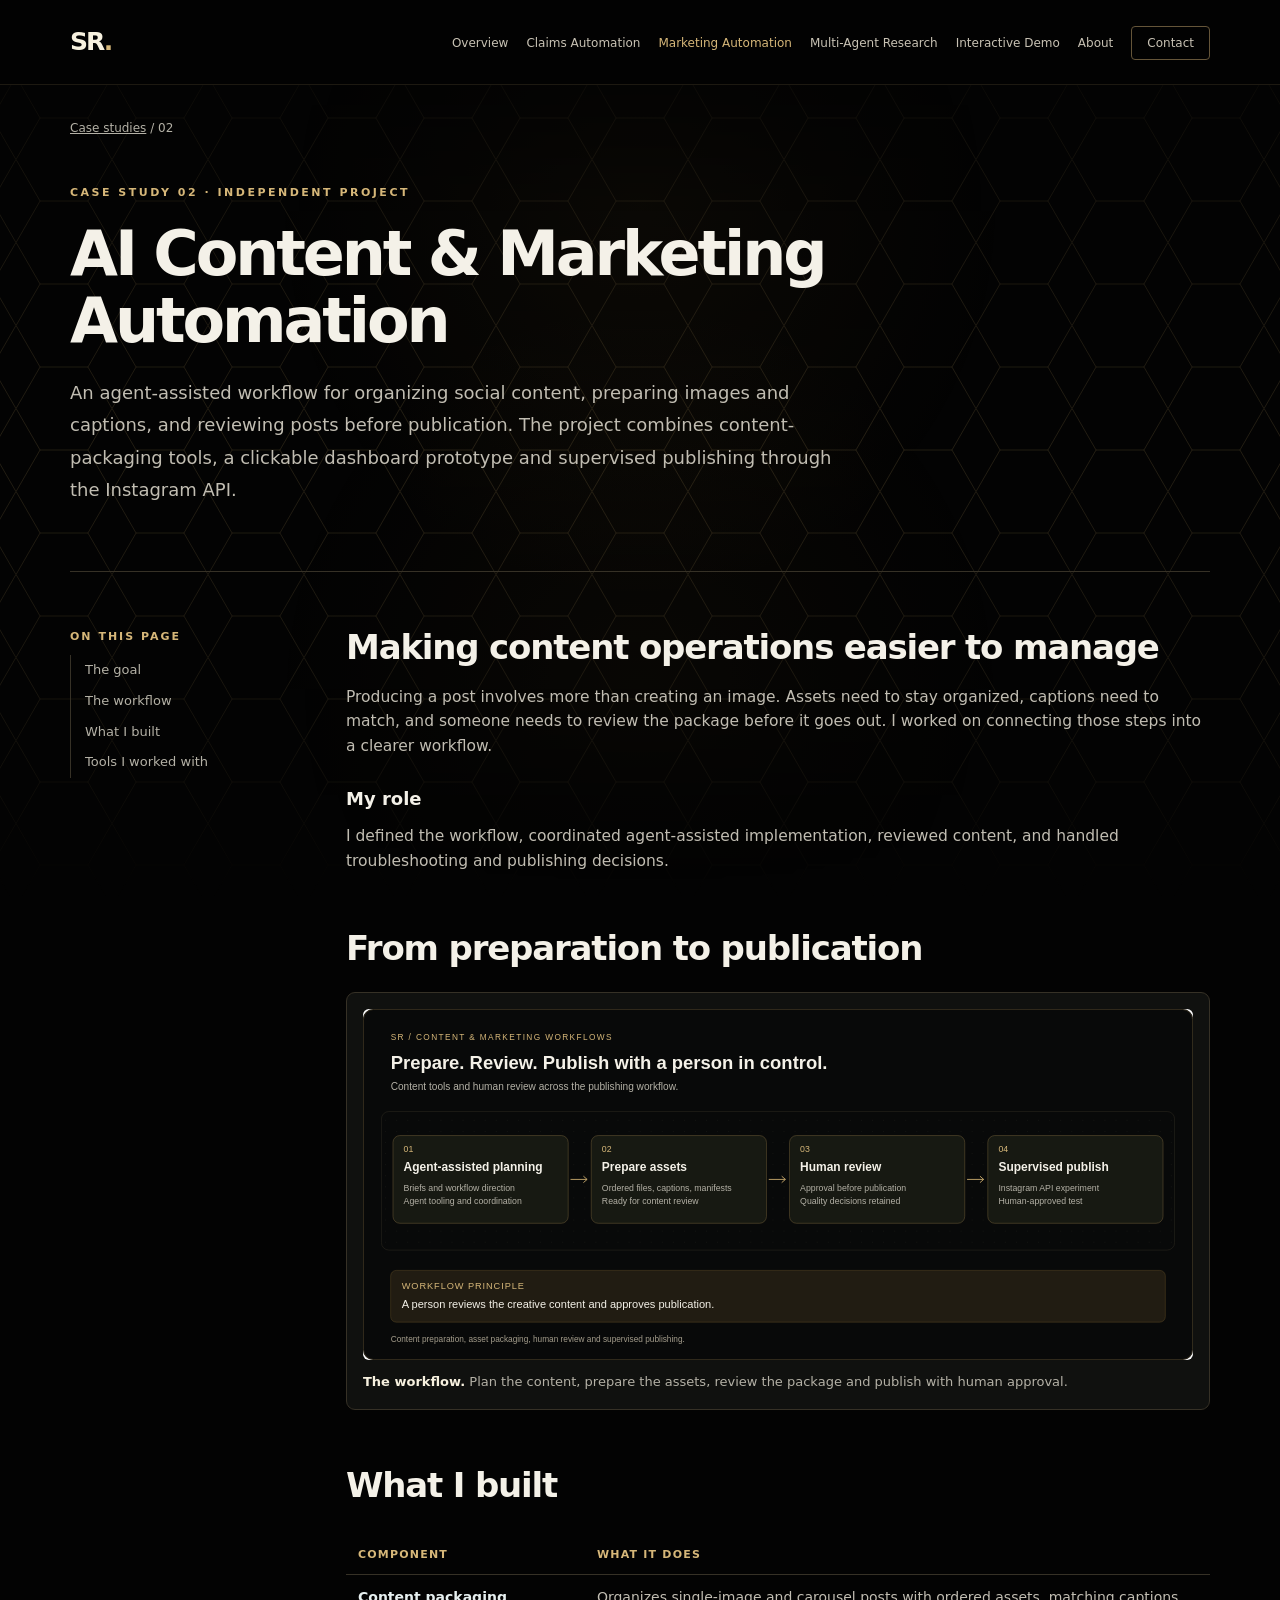
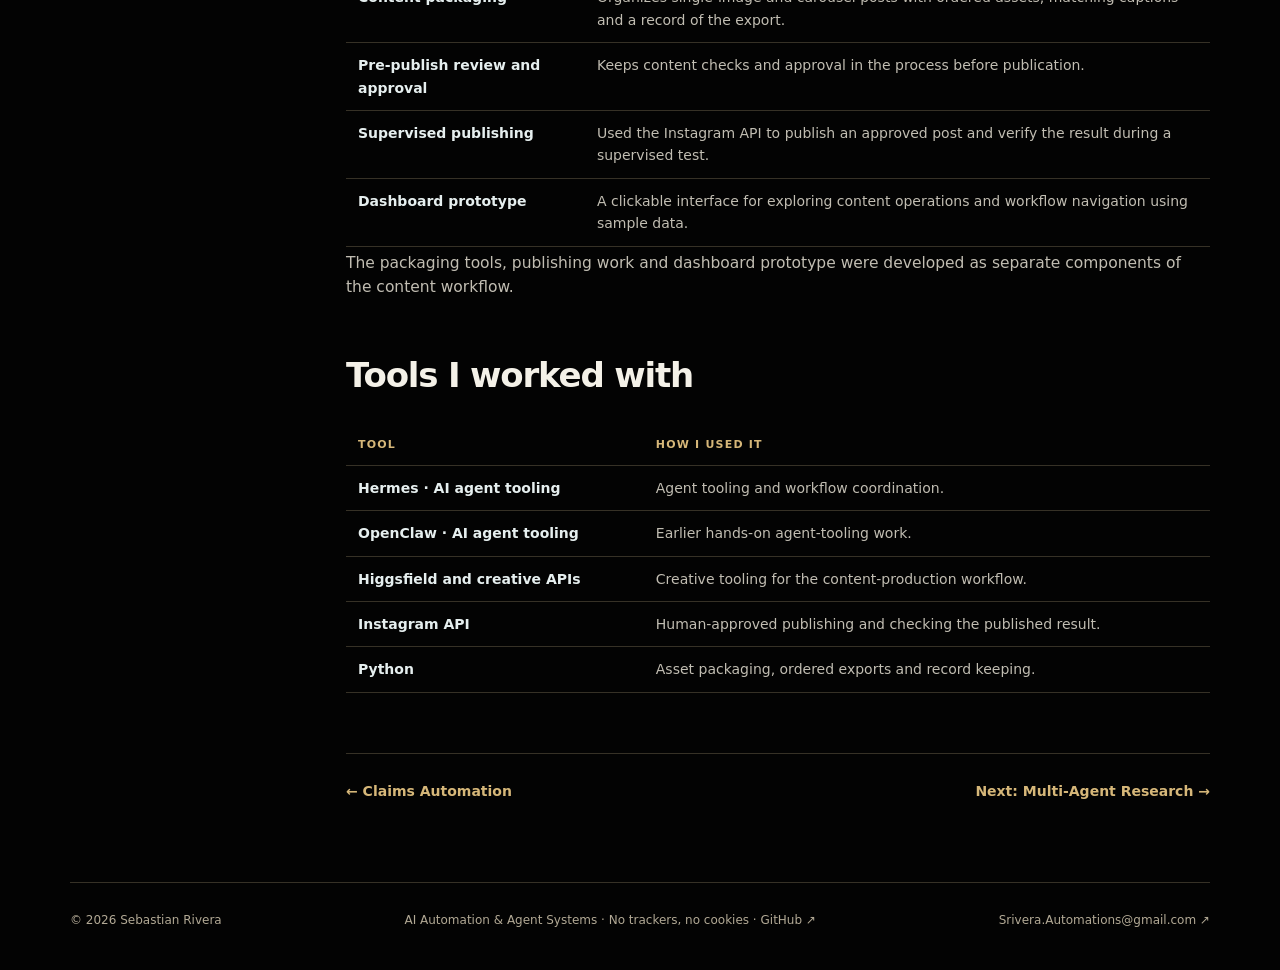
<file: work/ai-content-marketing-automation.html>
<!doctype html>
<html lang="en">
<head>
<meta charset="utf-8">
<meta name="viewport" content="width=device-width,initial-scale=1">
<meta name="description" content="Agent-assisted content preparation, asset packaging, human review, a dashboard prototype and supervised Instagram API publishing.">
<meta name="robots" content="index,follow">
<title>AI Content &amp; Marketing Automation | Sebastian Rivera</title>
<script>document.documentElement.className+=' js';</script>
<link rel="stylesheet" href="../styles.css?v=20261102-presentation">
</head>
<body>
<a class="skip" href="#main">Skip to content</a>
<div class="ambient" aria-hidden="true"></div>
<header class="site-header">
<div class="nav wrap">
<a class="wordmark" href="../index.html" aria-label="Sebastian Rivera, home">SR<span>.</span></a>
<button class="menu-toggle" type="button" aria-expanded="false" aria-controls="site-nav"><span class="bars" aria-hidden="true"></span>Menu</button>
<nav id="site-nav" class="site-nav" aria-label="Main navigation">
<ul>
<li><a href="../index.html">Overview</a></li>
<li><a href="../work/automotive-operations-automation.html">Claims Automation</a></li>
<li><a href="../work/ai-content-marketing-automation.html" aria-current="page">Marketing Automation</a></li>
<li><a href="../work/multi-agent-research-system.html">Multi-Agent Research</a></li>
<li><a href="../index.html?demo=studio#interactive-demo">Interactive Demo</a></li>
<li><a href="../index.html#about">About</a></li>
<li><a class="nav-contact" href="../index.html#contact">Contact</a></li>
</ul>
</nav>
</div>
</header>
<main id="main"><div class="wrap"><p class="crumbs"><a href="../index.html#work">Case studies</a> / 02</p>
<section class="case-hero"><p class="kicker">Case study 02 · Independent project</p><h1>AI Content &amp; Marketing Automation</h1><p class="lead">An agent-assisted workflow for organizing social content, preparing images and captions, and reviewing posts before publication. The project combines content-packaging tools, a clickable dashboard prototype and supervised publishing through the Instagram API.</p></section></div>
<div class="wrap case"><aside class="toc" aria-label="On this page"><p>ON THIS PAGE</p><ul><li><a href="#plain">The goal</a></li><li><a href="#workflow">The workflow</a></li><li><a href="#built">What I built</a></li><li><a href="#tools">Tools I worked with</a></li></ul></aside><div class="case-body">
<section id="plain"><h2>Making content operations easier to manage</h2><p>Producing a post involves more than creating an image. Assets need to stay organized, captions need to match, and someone needs to review the package before it goes out. I worked on connecting those steps into a clearer workflow.</p><h3>My role</h3><p>I defined the workflow, coordinated agent-assisted implementation, reviewed content, and handled troubleshooting and publishing decisions.</p></section>
<section id="workflow"><h2>From preparation to publication</h2><figure class="diagram"><img src="../assets/workflows/content-marketing-workflow.svg" width="1800" height="760" loading="lazy" alt="Content workflow overview: agent-assisted planning, packaged assets and captions, human review, and supervised publishing."><figcaption><strong>The workflow.</strong> Plan the content, prepare the assets, review the package and publish with human approval.</figcaption></figure></section>
<section id="built"><h2>What I built</h2><div class="scroll-x"><table><thead><tr><th>Component</th><th>What it does</th></tr></thead><tbody>
<tr><td>Content packaging</td><td>Organizes single-image and carousel posts with ordered assets, matching captions and a record of the export.</td></tr>
<tr><td>Pre-publish review and approval</td><td>Keeps content checks and approval in the process before publication.</td></tr>
<tr><td>Supervised publishing</td><td>Used the Instagram API to publish an approved post and verify the result during a supervised test.</td></tr>
<tr><td>Dashboard prototype</td><td>A clickable interface for exploring content operations and workflow navigation using sample data.</td></tr>
</tbody></table></div><p>The packaging tools, publishing work and dashboard prototype were developed as separate components of the content workflow.</p></section>
<section id="tools"><h2>Tools I worked with</h2><div class="scroll-x"><table><thead><tr><th>Tool</th><th>How I used it</th></tr></thead><tbody>
<tr><td>Hermes · AI agent tooling</td><td>Agent tooling and workflow coordination.</td></tr>
<tr><td>OpenClaw · AI agent tooling</td><td>Earlier hands-on agent-tooling work.</td></tr>
<tr><td>Higgsfield and creative APIs</td><td>Creative tooling for the content-production workflow.</td></tr>
<tr><td>Instagram API</td><td>Human-approved publishing and checking the published result.</td></tr>
<tr><td>Python</td><td>Asset packaging, ordered exports and record keeping.</td></tr>
</tbody></table></div></section>
<nav class="next" aria-label="Case study navigation"><a href="automotive-operations-automation.html">← Claims Automation</a><a href="multi-agent-research-system.html">Next: Multi-Agent Research →</a></nav>
</div></div></main>
<footer class="wrap">
<span>© <span id="year">2026</span> Sebastian Rivera</span>
<span>AI Automation &amp; Agent Systems · No trackers, no cookies · <a href="https://github.com/srivera-automations" target="_blank" rel="noopener">GitHub ↗</a></span>
<a href="mailto:Srivera.Automations@gmail.com">Srivera.Automations@gmail.com ↗</a>
</footer>
<script src="../script.js?v=20261102-presentation"></script>
</body>
</html>
</file>
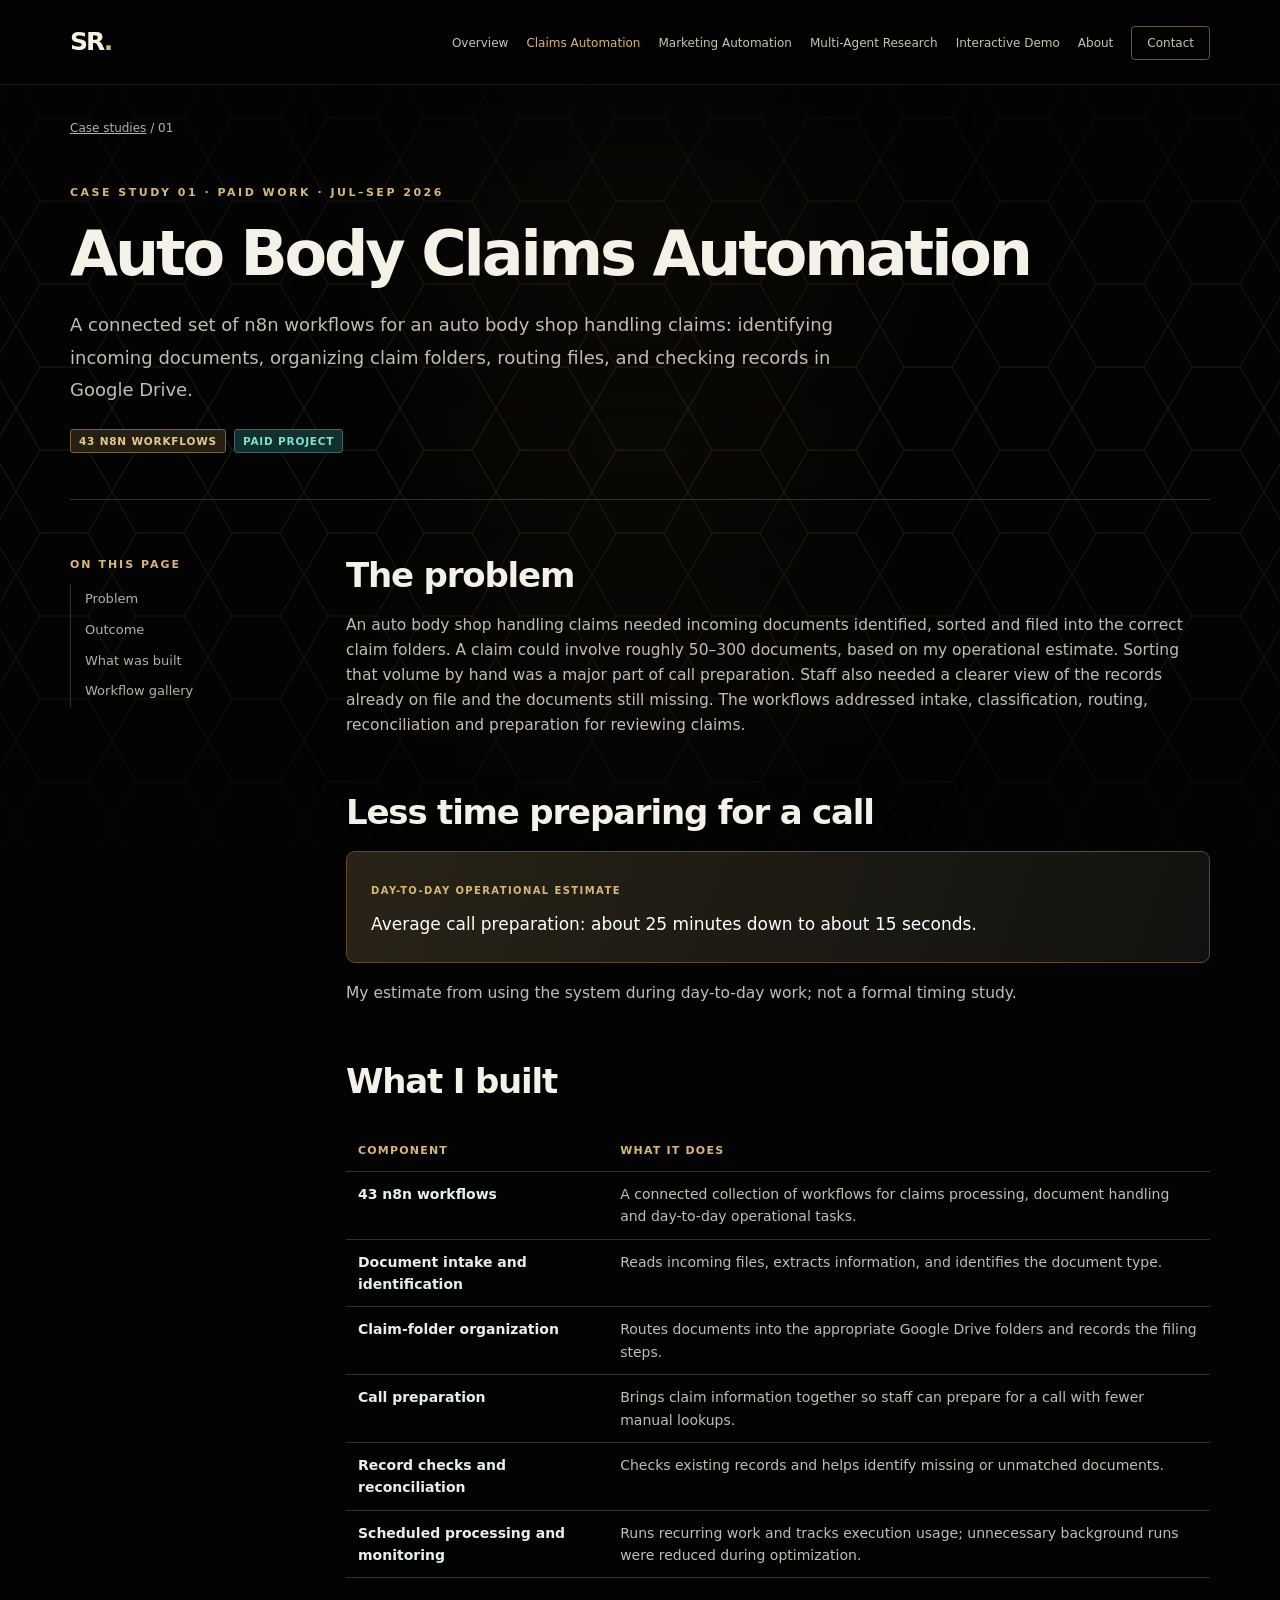
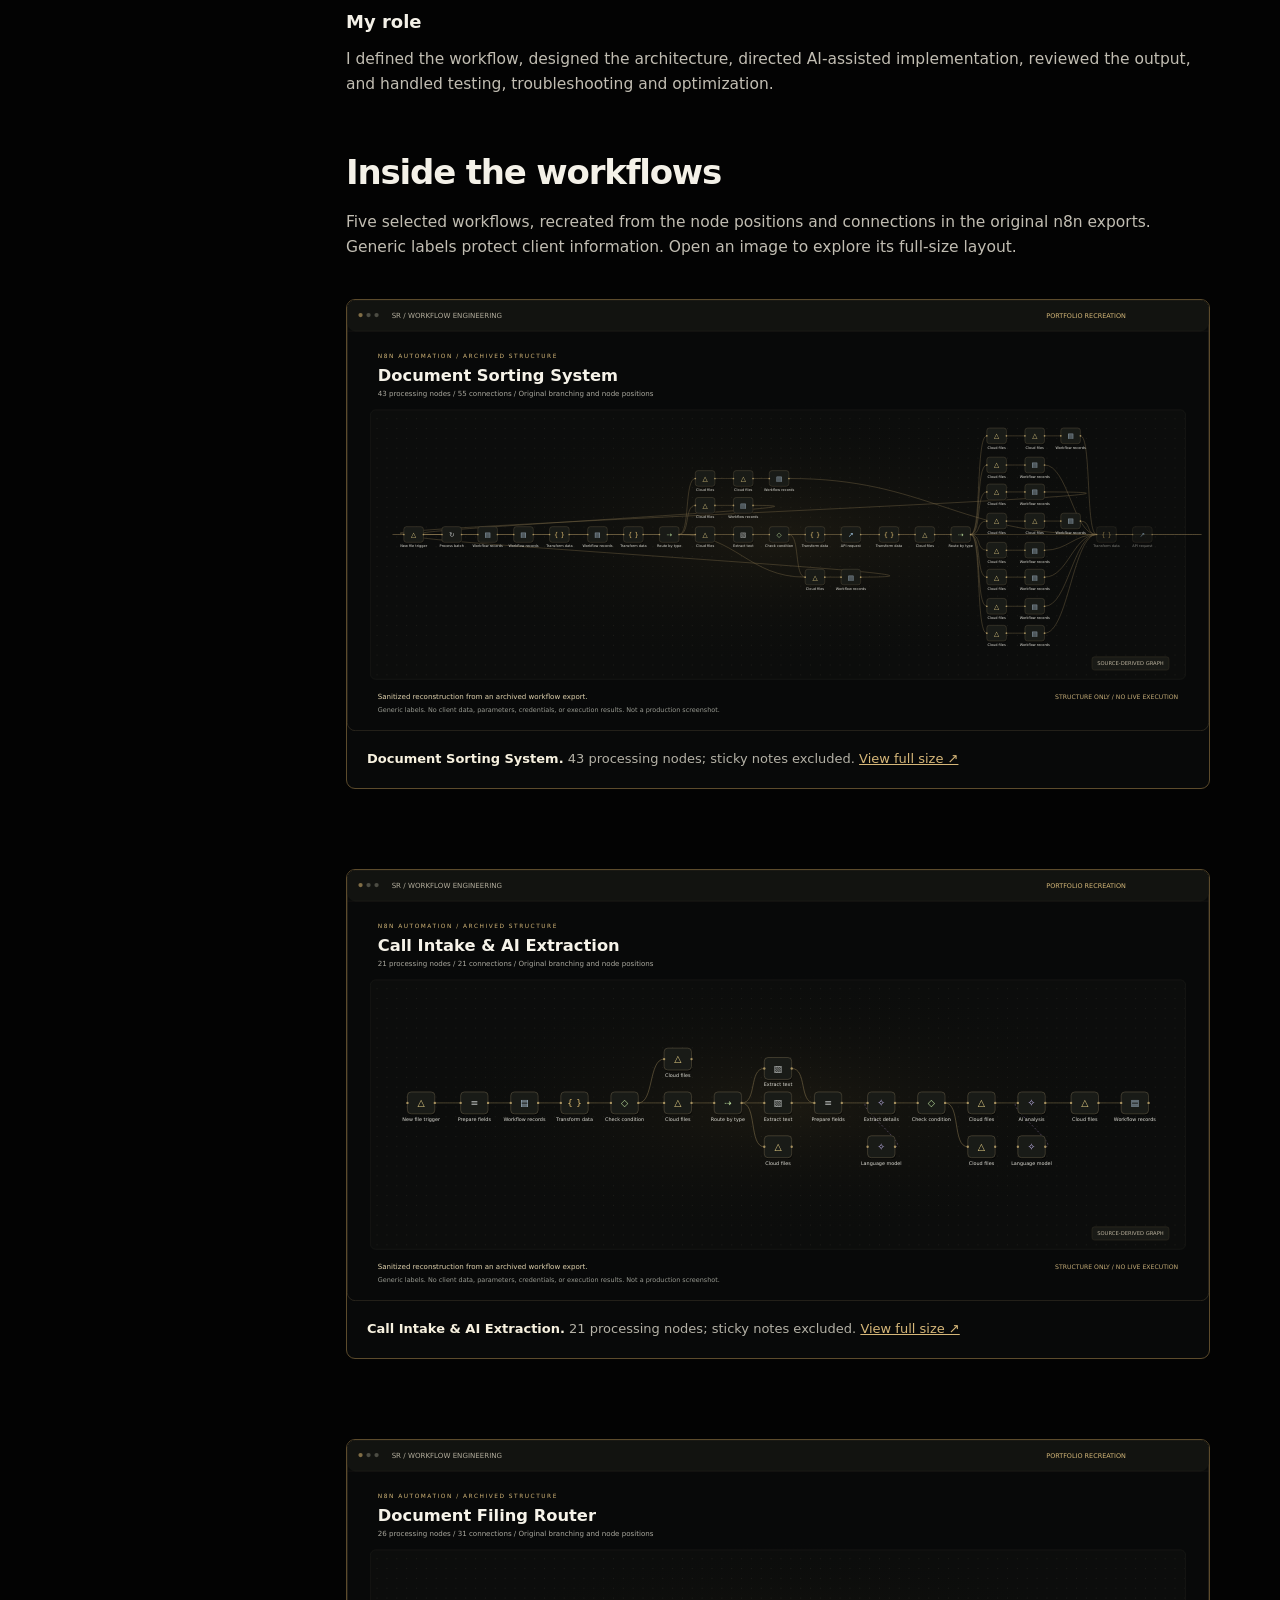
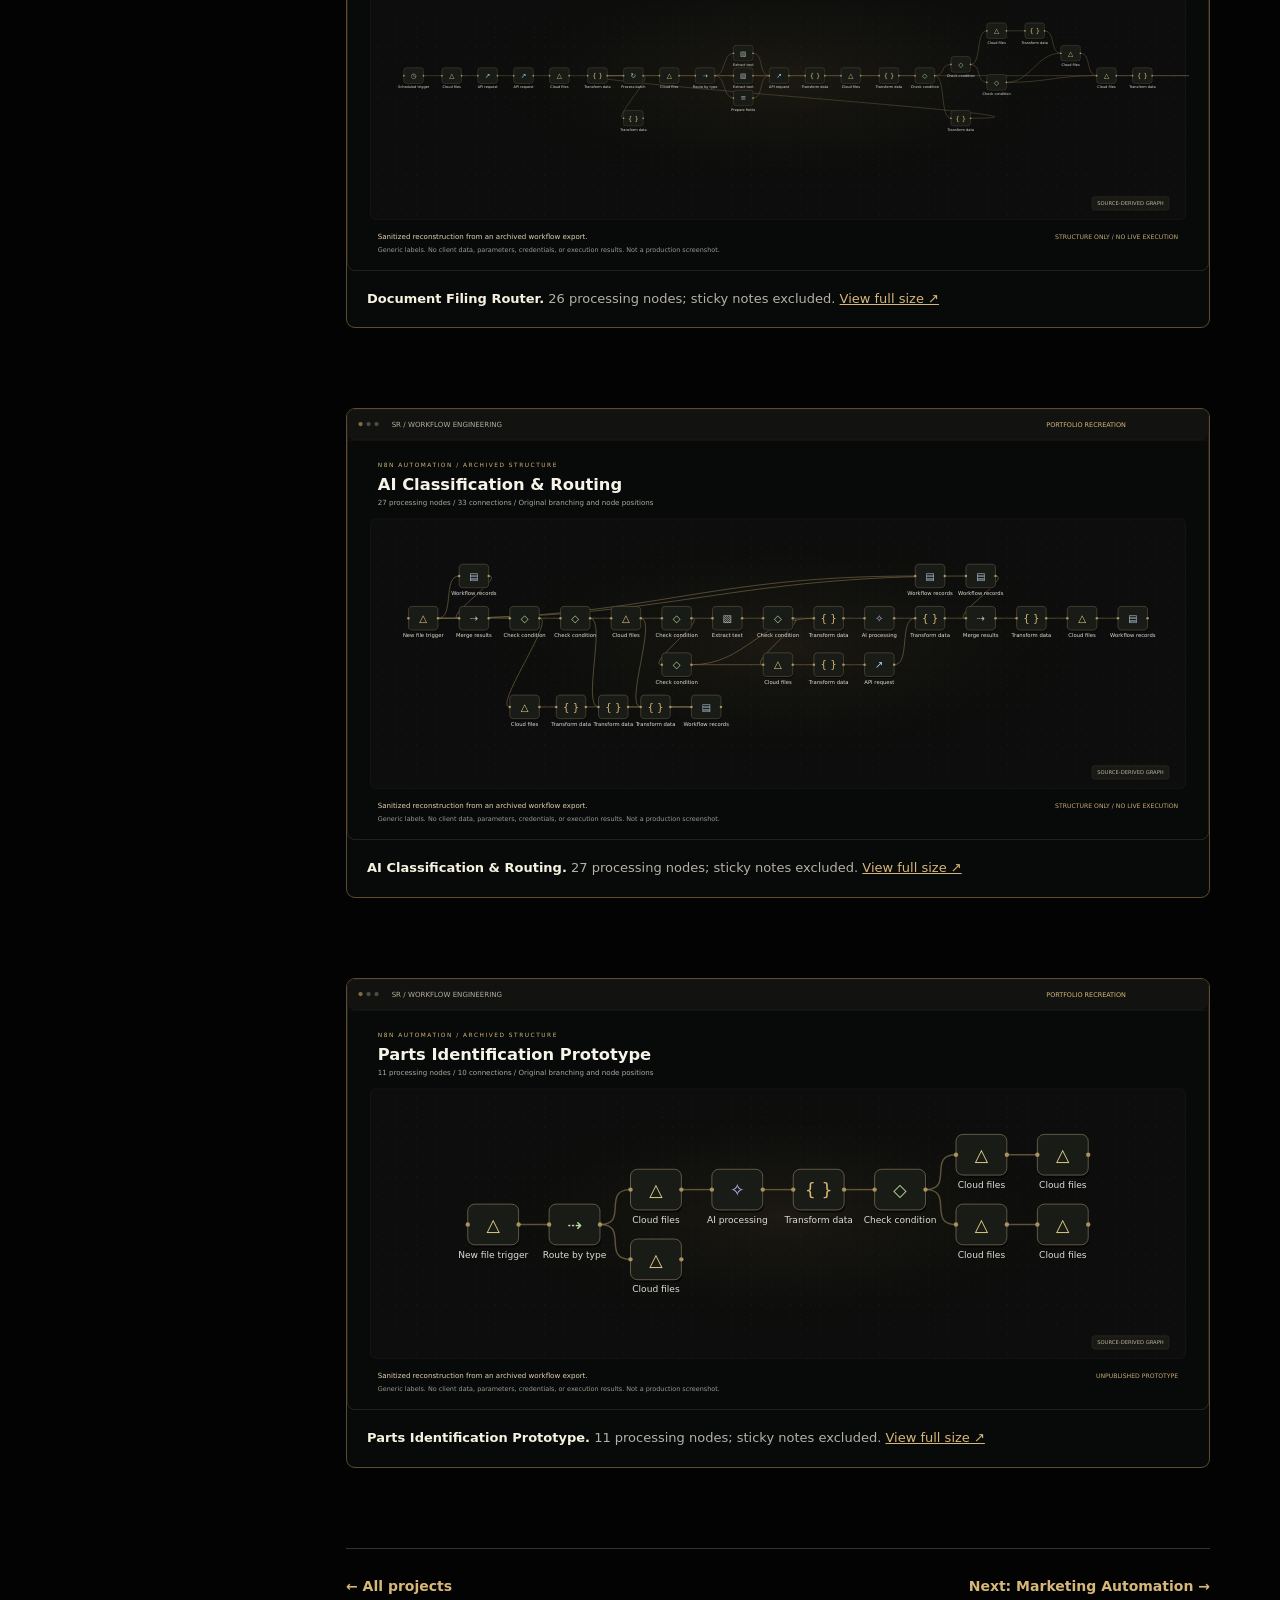
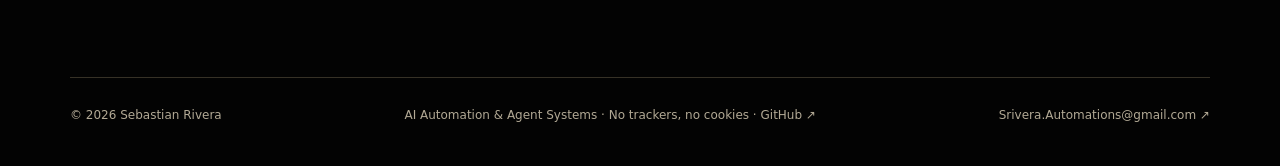
<file: work/automotive-operations-automation.html>
<!doctype html>
<html lang="en">
<head>
<meta charset="utf-8">
<meta name="viewport" content="width=device-width,initial-scale=1">
<meta name="description" content="Case study: n8n operations automation for an auto body shop handling claims (confidential). 43 n8n workflows for document intake, classification, filing and call preparation.">
<meta name="robots" content="index,follow">
<title>Auto Body Claims Automation | Sebastian Rivera</title>
<script>document.documentElement.className+=' js';</script>
<link rel="stylesheet" href="../styles.css?v=20261102-presentation">
</head>
<body>
<a class="skip" href="#main">Skip to content</a>
<div class="ambient" aria-hidden="true"></div>
<header class="site-header">
<div class="nav wrap">
<a class="wordmark" href="../index.html" aria-label="Sebastian Rivera, home">SR<span>.</span></a>
<button class="menu-toggle" type="button" aria-expanded="false" aria-controls="site-nav"><span class="bars" aria-hidden="true"></span>Menu</button>
<nav id="site-nav" class="site-nav" aria-label="Main navigation">
<ul>
<li><a href="../index.html">Overview</a></li>
<li><a href="../work/automotive-operations-automation.html" aria-current="page">Claims Automation</a></li>
<li><a href="../work/ai-content-marketing-automation.html">Marketing Automation</a></li>
<li><a href="../work/multi-agent-research-system.html">Multi-Agent Research</a></li>
<li><a href="../index.html?demo=studio#interactive-demo">Interactive Demo</a></li>
<li><a href="../index.html#about">About</a></li>
<li><a class="nav-contact" href="../index.html#contact">Contact</a></li>
</ul>
</nav>
</div>
</header>
<main id="main">
<div class="wrap">
<p class="crumbs"><a href="../index.html#work">Case studies</a> / 01</p>
<section class="case-hero">
<p class="kicker">Case study 01 · Paid work · Jul–Sep 2026</p>
<h1>Auto Body Claims Automation</h1>
<p class="lead">A connected set of n8n workflows for an auto body shop handling claims: identifying incoming documents, organizing claim folders, routing files, and checking records in Google Drive.</p>
<div class="status-line"><span class="badge b-record">43 n8n workflows</span><span class="badge b-impl">Paid project</span></div>
</section>
</div>
<div class="wrap case">
<aside class="toc" aria-label="On this page"><p>ON THIS PAGE</p><ul>
<li><a href="#problem">Problem</a></li><li><a href="#outcome">Outcome</a></li><li><a href="#work-done">What was built</a></li><li><a href="#diagram">Workflow gallery</a></li></ul></aside>
<div class="case-body">
<section id="problem"><h2>The problem</h2>
<p>An auto body shop handling claims needed incoming documents identified, sorted and filed into the correct claim folders. A claim could involve roughly 50–300 documents, based on my operational estimate. Sorting that volume by hand was a major part of call preparation. Staff also needed a clearer view of the records already on file and the documents still missing. The workflows addressed intake, classification, routing, reconciliation and preparation for reviewing claims.</p>
</section>

<section id="outcome"><h2>Less time preparing for a call</h2>
<div class="outcome-box"><small>DAY-TO-DAY OPERATIONAL ESTIMATE</small><p>Average call preparation: about 25 minutes down to about 15 seconds.</p></div>
<p>My estimate from using the system during day-to-day work; not a formal timing study.</p>
</section>

<section id="work-done"><h2>What I built</h2>
<div class="scroll-x"><table>
<thead><tr><th>Component</th><th>What it does</th></tr></thead><tbody>
<tr><td>43 n8n workflows</td><td>A connected collection of workflows for claims processing, document handling and day-to-day operational tasks.</td></tr>
<tr><td>Document intake and identification</td><td>Reads incoming files, extracts information, and identifies the document type.</td></tr>
<tr><td>Claim-folder organization</td><td>Routes documents into the appropriate Google Drive folders and records the filing steps.</td></tr>
<tr><td>Call preparation</td><td>Brings claim information together so staff can prepare for a call with fewer manual lookups.</td></tr>
<tr><td>Record checks and reconciliation</td><td>Checks existing records and helps identify missing or unmatched documents.</td></tr>
<tr><td>Scheduled processing and monitoring</td><td>Runs recurring work and tracks execution usage; unnecessary background runs were reduced during optimization.</td></tr>
</tbody></table></div>
<h3>My role</h3><p>I defined the workflow, designed the architecture, directed AI-assisted implementation, reviewed the output, and handled testing, troubleshooting and optimization.</p>
</section>

<section id="diagram"><h2>Inside the workflows</h2><p>Five selected workflows, recreated from the node positions and connections in the original n8n exports. Generic labels protect client information. Open an image to explore its full-size layout.</p><div class="workflow-gallery"><figure><a href="../assets/workflows/document-sorter.svg" target="_blank" rel="noopener"><img src="../assets/workflows/document-sorter.svg" width="2800" height="1400" loading="lazy" alt="Sanitized recreation of Document Sorting System: 43 processing nodes and 55 connections, with generic labels."></a><figcaption><strong>Document Sorting System.</strong> 43 processing nodes; sticky notes excluded. <a href="../assets/workflows/document-sorter.svg" target="_blank" rel="noopener">View full size ↗</a></figcaption></figure><figure><a href="../assets/workflows/call-intake.svg" target="_blank" rel="noopener"><img src="../assets/workflows/call-intake.svg" width="2800" height="1400" loading="lazy" alt="Sanitized recreation of Call Intake & AI Extraction: 21 processing nodes and 21 connections, with generic labels."></a><figcaption><strong>Call Intake & AI Extraction.</strong> 21 processing nodes; sticky notes excluded. <a href="../assets/workflows/call-intake.svg" target="_blank" rel="noopener">View full size ↗</a></figcaption></figure><figure><a href="../assets/workflows/filing-router.svg" target="_blank" rel="noopener"><img src="../assets/workflows/filing-router.svg" width="2800" height="1400" loading="lazy" alt="Sanitized recreation of Document Filing Router: 26 processing nodes and 31 connections, with generic labels."></a><figcaption><strong>Document Filing Router.</strong> 26 processing nodes; sticky notes excluded. <a href="../assets/workflows/filing-router.svg" target="_blank" rel="noopener">View full size ↗</a></figcaption></figure><figure><a href="../assets/workflows/ai-classification.svg" target="_blank" rel="noopener"><img src="../assets/workflows/ai-classification.svg" width="2800" height="1400" loading="lazy" alt="Sanitized recreation of AI Classification & Routing: 27 processing nodes and 33 connections, with generic labels."></a><figcaption><strong>AI Classification & Routing.</strong> 27 processing nodes; sticky notes excluded. <a href="../assets/workflows/ai-classification.svg" target="_blank" rel="noopener">View full size ↗</a></figcaption></figure><figure><a href="../assets/workflows/parts-listing.svg" target="_blank" rel="noopener"><img src="../assets/workflows/parts-listing.svg" width="2800" height="1400" loading="lazy" alt="Sanitized recreation of Parts Identification Prototype: 11 processing nodes and 10 connections, with generic labels."></a><figcaption><strong>Parts Identification Prototype.</strong> 11 processing nodes; sticky notes excluded. <a href="../assets/workflows/parts-listing.svg" target="_blank" rel="noopener">View full size ↗</a></figcaption></figure></div></section>

<nav class="next" aria-label="Case study navigation"><a href="../index.html#work">← All projects</a><a href="ai-content-marketing-automation.html">Next: Marketing Automation →</a></nav>
</div>
</div>
</main>
<footer class="wrap">
<span>© <span id="year">2026</span> Sebastian Rivera</span>
<span>AI Automation &amp; Agent Systems · No trackers, no cookies · <a href="https://github.com/srivera-automations" target="_blank" rel="noopener">GitHub ↗</a></span>
<a href="mailto:Srivera.Automations@gmail.com">Srivera.Automations@gmail.com ↗</a>
</footer>
<script src="../script.js?v=20261102-presentation"></script>
</body>
</html>
</file>
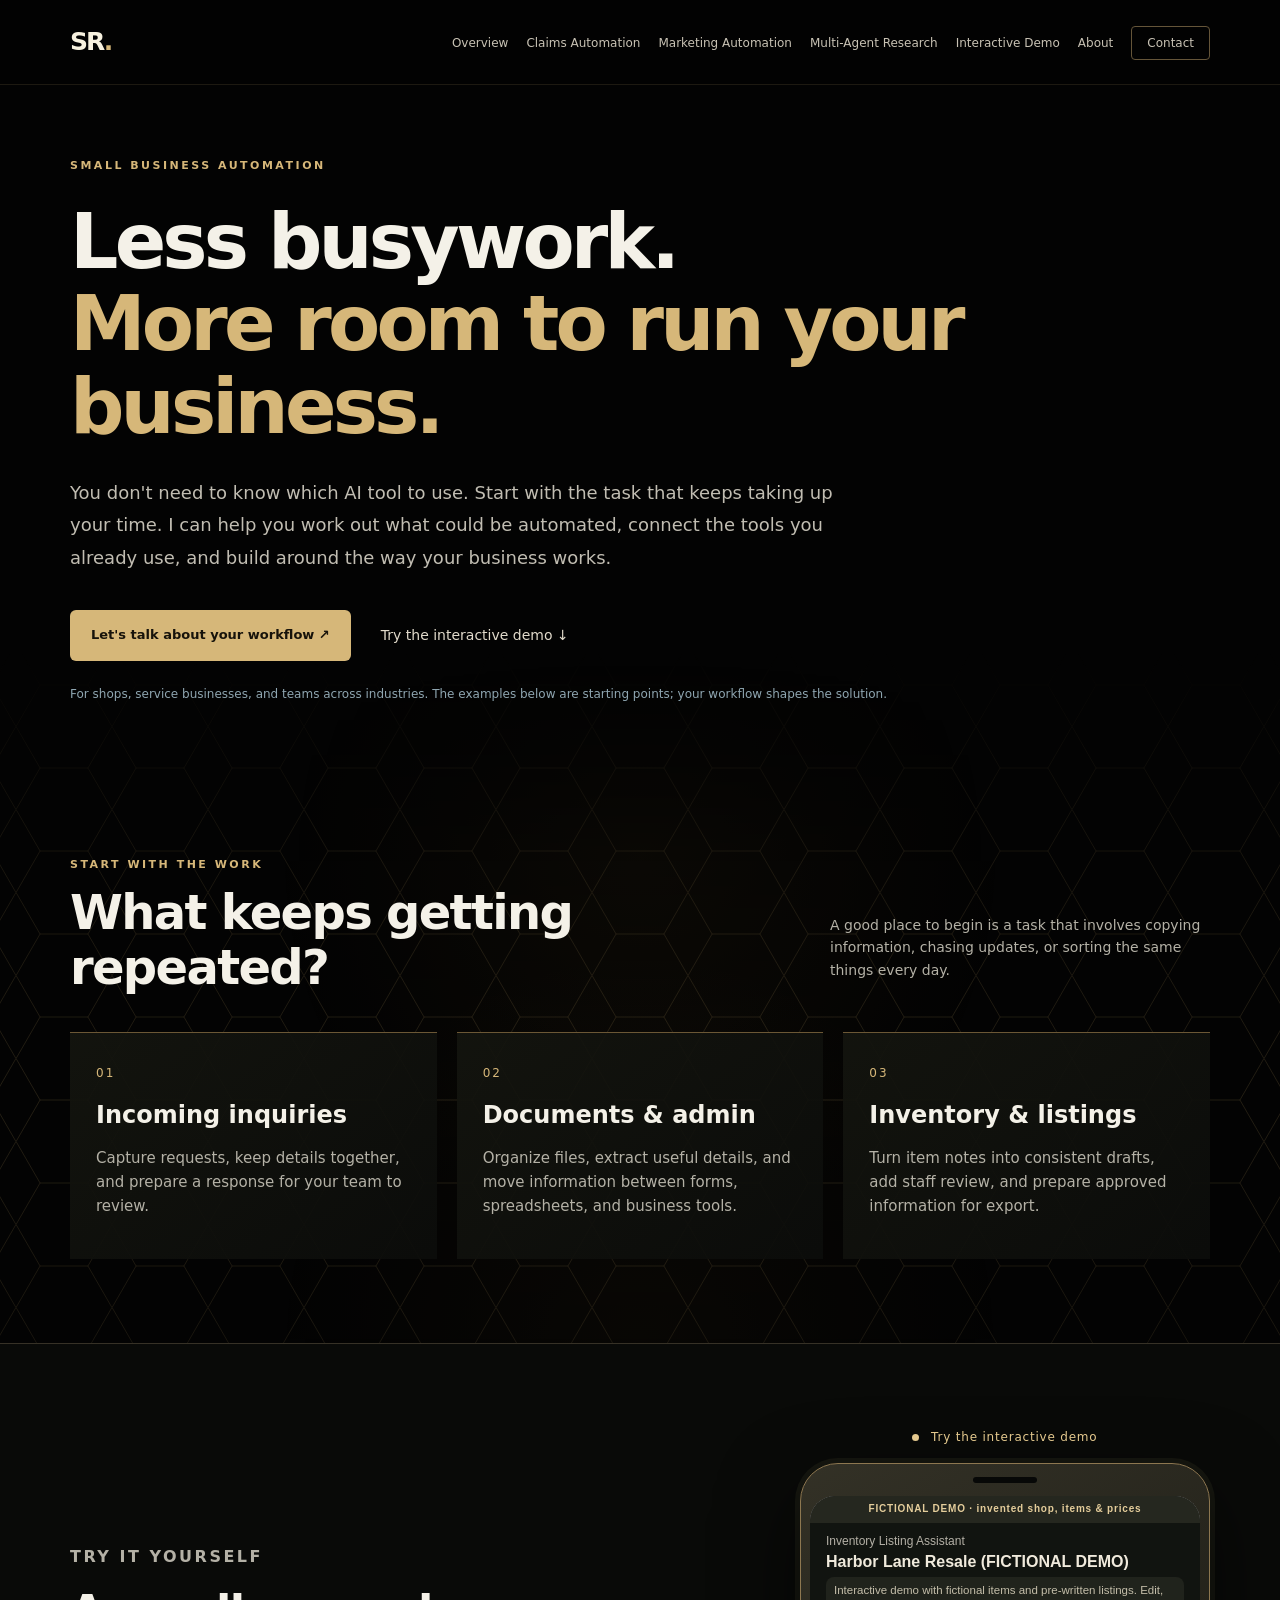
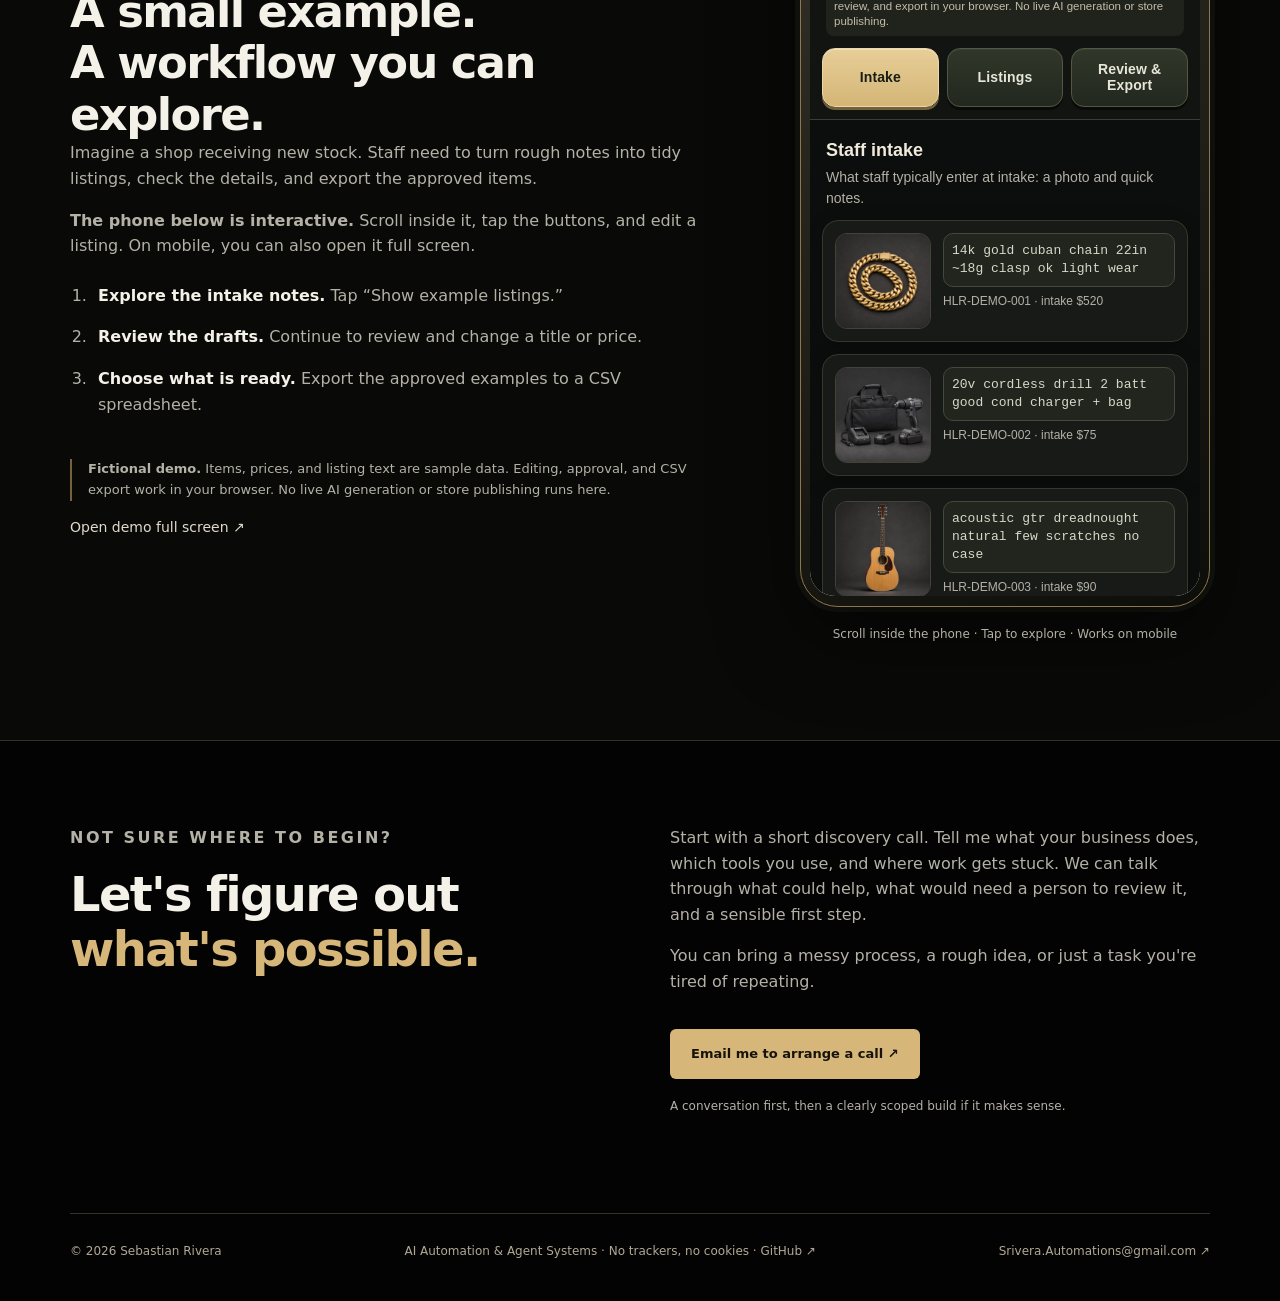
<file: work/inventory-listing-assistant.html>
<!doctype html>
<html lang="en"><head><meta charset="utf-8"><meta name="viewport" content="width=device-width,initial-scale=1"><title>Small Business Automation | Sebastian Rivera</title><meta http-equiv="refresh" content="0;url=../small-business-automation.html#try-demo"><link rel="canonical" href="../small-business-automation.html"><link rel="stylesheet" href="../styles.css?v=20261102-presentation"></head><body><main class="wrap section"><h1>Try the interactive demo</h1><p>The inventory example is now part of Small Business Automation.</p><a class="button" href="../small-business-automation.html#try-demo">Explore small business automation →</a></main></body></html>
</file>
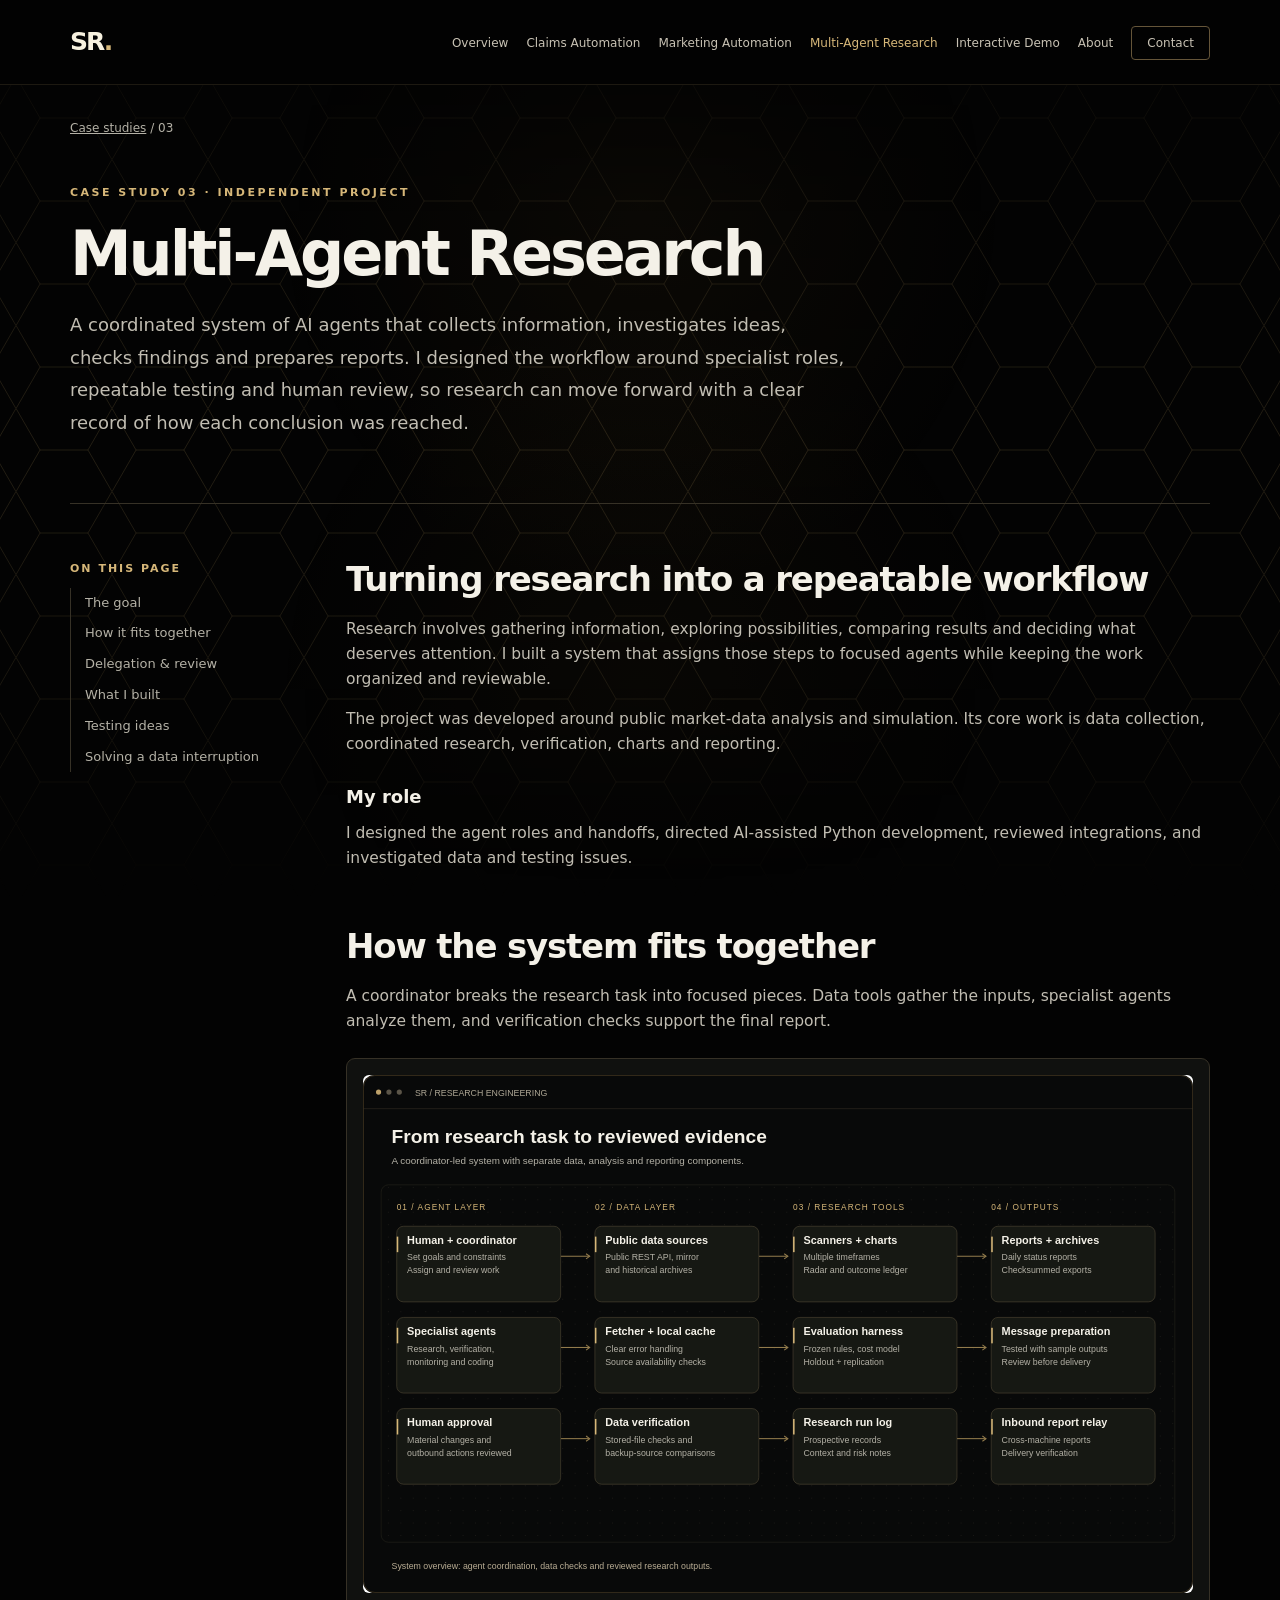
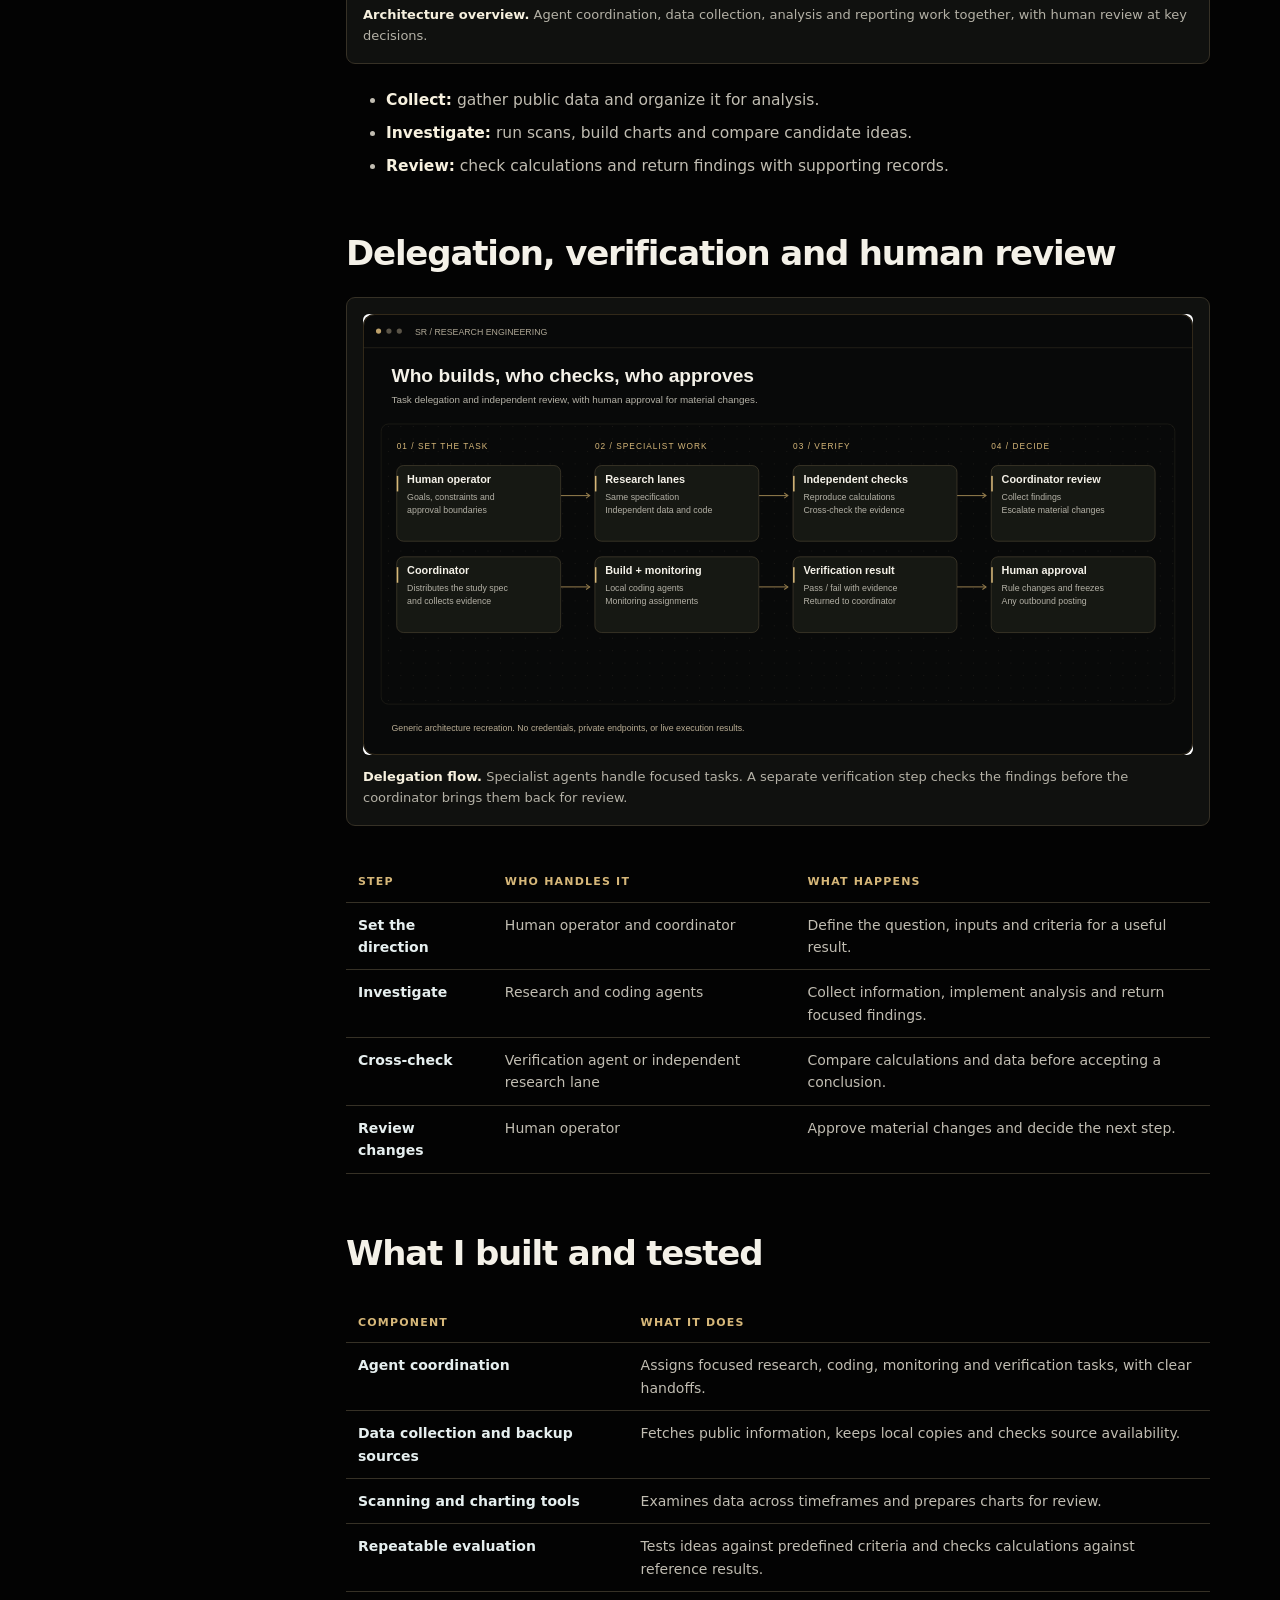
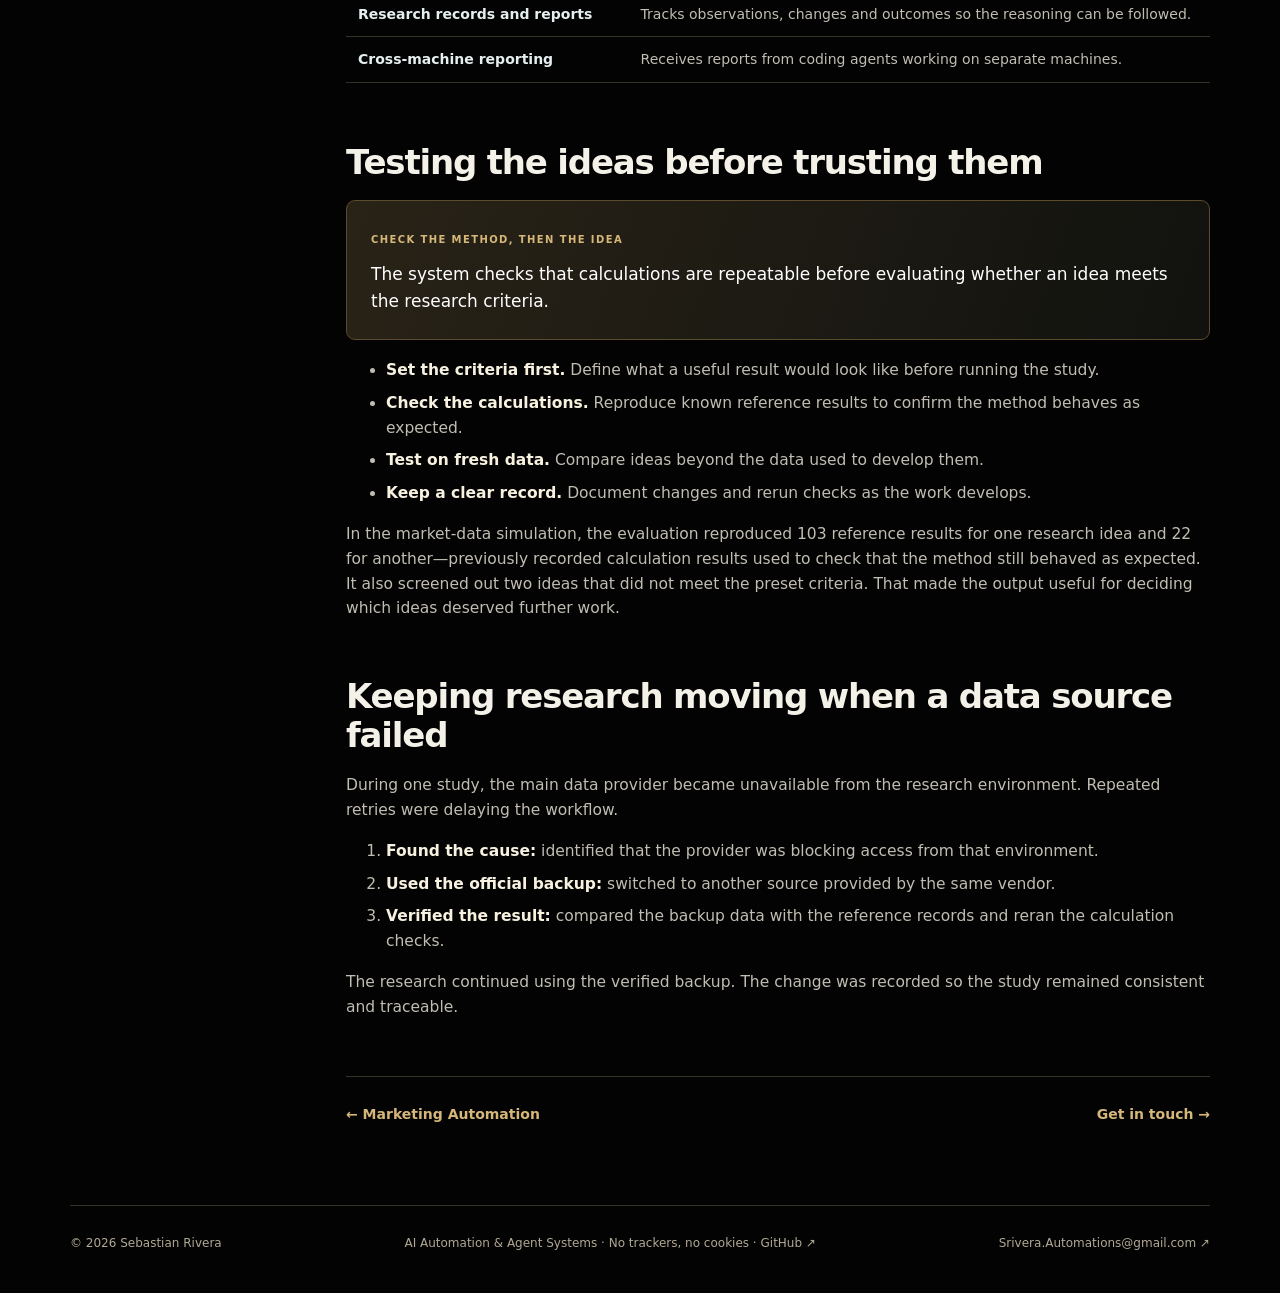
<file: work/multi-agent-research-system.html>
<!doctype html>
<html lang="en">
<head>
<meta charset="utf-8">
<meta name="viewport" content="width=device-width,initial-scale=1">
<meta name="description" content="A multi-agent research system for data collection, coordinated analysis, repeatable testing and human-reviewed reporting.">
<meta name="robots" content="index,follow">
<title>Multi-Agent Research | Sebastian Rivera</title>
<script>document.documentElement.className+=' js';</script>
<link rel="stylesheet" href="../styles.css?v=20261102-presentation">
</head>
<body>
<a class="skip" href="#main">Skip to content</a>
<div class="ambient" aria-hidden="true"></div>
<header class="site-header">
<div class="nav wrap">
<a class="wordmark" href="../index.html" aria-label="Sebastian Rivera, home">SR<span>.</span></a>
<button class="menu-toggle" type="button" aria-expanded="false" aria-controls="site-nav"><span class="bars" aria-hidden="true"></span>Menu</button>
<nav id="site-nav" class="site-nav" aria-label="Main navigation">
<ul>
<li><a href="../index.html">Overview</a></li>
<li><a href="../work/automotive-operations-automation.html">Claims Automation</a></li>
<li><a href="../work/ai-content-marketing-automation.html">Marketing Automation</a></li>
<li><a href="../work/multi-agent-research-system.html" aria-current="page">Multi-Agent Research</a></li>
<li><a href="../index.html?demo=studio#interactive-demo">Interactive Demo</a></li>
<li><a href="../index.html#about">About</a></li>
<li><a class="nav-contact" href="../index.html#contact">Contact</a></li>
</ul>
</nav>
</div>
</header>
<main id="main"><div class="wrap">
<p class="crumbs"><a href="../index.html#work">Case studies</a> / 03</p>
<section class="case-hero"><p class="kicker">Case study 03 · Independent project</p><h1>Multi-Agent Research</h1>
<p class="lead">A coordinated system of AI agents that collects information, investigates ideas, checks findings and prepares reports. I designed the workflow around specialist roles, repeatable testing and human review, so research can move forward with a clear record of how each conclusion was reached.</p></section></div>
<div class="wrap case"><aside class="toc" aria-label="On this page"><p>ON THIS PAGE</p><ul><li><a href="#problem">The goal</a></li><li><a href="#architecture">How it fits together</a></li><li><a href="#delegation">Delegation &amp; review</a></li><li><a href="#features">What I built</a></li><li><a href="#evaluation">Testing ideas</a></li><li><a href="#failover">Solving a data interruption</a></li></ul></aside>
<div class="case-body">
<section id="problem"><h2>Turning research into a repeatable workflow</h2><p>Research involves gathering information, exploring possibilities, comparing results and deciding what deserves attention. I built a system that assigns those steps to focused agents while keeping the work organized and reviewable.</p><p>The project was developed around public market-data analysis and simulation. Its core work is data collection, coordinated research, verification, charts and reporting.</p><h3>My role</h3><p>I designed the agent roles and handoffs, directed AI-assisted Python development, reviewed integrations, and investigated data and testing issues.</p></section>
<section id="architecture"><h2>How the system fits together</h2><p>A coordinator breaks the research task into focused pieces. Data tools gather the inputs, specialist agents analyze them, and verification checks support the final report.</p><figure class="diagram"><img src="../assets/workflows/research-architecture.svg" width="1600" height="1000" loading="lazy" alt="Research system architecture: a coordinator delegates to specialist agents, data tools collect and verify information, analysis tools test ideas, and reports return for review.">
<figcaption><strong>Architecture overview.</strong> Agent coordination, data collection, analysis and reporting work together, with human review at key decisions.</figcaption></figure><ul><li><strong>Collect:</strong> gather public data and organize it for analysis.</li><li><strong>Investigate:</strong> run scans, build charts and compare candidate ideas.</li><li><strong>Review:</strong> check calculations and return findings with supporting records.</li></ul></section>
<section id="delegation"><h2>Delegation, verification and human review</h2><figure class="diagram"><img src="../assets/workflows/research-delegation.svg" width="1600" height="850" loading="lazy" alt="Delegation flow: a human operator gives goals and constraints to a coordinator agent. The coordinator sends a study spec to a research agent and the same spec to an independent second research lane, watch tasks to monitoring agents, and build tasks to local coding agents on separate machines, which report over authenticated HTTPS to an inbound relay receiver. All of these feed a verification agent, which returns pass or fail with evidence to the coordinator. Changes, freezes and anything outbound go back to the human operator.">
<figcaption><strong>Delegation flow.</strong> Specialist agents handle focused tasks. A separate verification step checks the findings before the coordinator brings them back for review.</figcaption></figure><div class="scroll-x"><table><thead><tr><th>Step</th><th>Who handles it</th><th>What happens</th></tr></thead><tbody>
<tr><td>Set the direction</td><td>Human operator and coordinator</td><td>Define the question, inputs and criteria for a useful result.</td></tr>
<tr><td>Investigate</td><td>Research and coding agents</td><td>Collect information, implement analysis and return focused findings.</td></tr>
<tr><td>Cross-check</td><td>Verification agent or independent research lane</td><td>Compare calculations and data before accepting a conclusion.</td></tr>
<tr><td>Review changes</td><td>Human operator</td><td>Approve material changes and decide the next step.</td></tr>
</tbody></table></div></section>
<section id="features"><h2>What I built and tested</h2><div class="scroll-x"><table><thead><tr><th>Component</th><th>What it does</th></tr></thead><tbody>
<tr><td>Agent coordination</td><td>Assigns focused research, coding, monitoring and verification tasks, with clear handoffs.</td></tr>
<tr><td>Data collection and backup sources</td><td>Fetches public information, keeps local copies and checks source availability.</td></tr>
<tr><td>Scanning and charting tools</td><td>Examines data across timeframes and prepares charts for review.</td></tr>
<tr><td>Repeatable evaluation</td><td>Tests ideas against predefined criteria and checks calculations against reference results.</td></tr>
<tr><td>Research records and reports</td><td>Tracks observations, changes and outcomes so the reasoning can be followed.</td></tr>
<tr><td>Cross-machine reporting</td><td>Receives reports from coding agents working on separate machines.</td></tr>
</tbody></table></div></section>
<section id="evaluation"><h2>Testing the ideas before trusting them</h2><div class="outcome-box"><small>CHECK THE METHOD, THEN THE IDEA</small><p>The system checks that calculations are repeatable before evaluating whether an idea meets the research criteria.</p></div><ul>
<li><strong>Set the criteria first.</strong> Define what a useful result would look like before running the study.</li>
<li><strong>Check the calculations.</strong> Reproduce known reference results to confirm the method behaves as expected.</li>
<li><strong>Test on fresh data.</strong> Compare ideas beyond the data used to develop them.</li>
<li><strong>Keep a clear record.</strong> Document changes and rerun checks as the work develops.</li></ul>
<p>In the market-data simulation, the evaluation reproduced 103 reference results for one research idea and 22 for another—previously recorded calculation results used to check that the method still behaved as expected. It also screened out two ideas that did not meet the preset criteria. That made the output useful for deciding which ideas deserved further work.</p></section>
<section id="failover"><h2>Keeping research moving when a data source failed</h2><p>During one study, the main data provider became unavailable from the research environment. Repeated retries were delaying the workflow.</p><ol><li><strong>Found the cause:</strong> identified that the provider was blocking access from that environment.</li><li><strong>Used the official backup:</strong> switched to another source provided by the same vendor.</li><li><strong>Verified the result:</strong> compared the backup data with the reference records and reran the calculation checks.</li></ol><p>The research continued using the verified backup. The change was recorded so the study remained consistent and traceable.</p></section>
<nav class="next" aria-label="Case study navigation"><a href="ai-content-marketing-automation.html">← Marketing Automation</a><a href="../index.html#contact">Get in touch →</a></nav>
</div></div></main>
<footer class="wrap">
<span>© <span id="year">2026</span> Sebastian Rivera</span>
<span>AI Automation &amp; Agent Systems · No trackers, no cookies · <a href="https://github.com/srivera-automations" target="_blank" rel="noopener">GitHub ↗</a></span>
<a href="mailto:Srivera.Automations@gmail.com">Srivera.Automations@gmail.com ↗</a>
</footer>
<script src="../script.js?v=20261102-presentation"></script>
</body>
</html>
</file>
<file: styles.css>
:root{--bg:#09121c;--panel:#101e2a;--panel2:#0e1c28;--line:#29404d;--text:#ecf3f3;--muted:#a2b4be;--accent:#80dfce;--gold:#e4c996;--warn:#f0b37e;--impl:#80dfce;--proto:#9ec5ff;--dry:#e4c996;--prop:#d6a9f5}
*{box-sizing:border-box}html{scroll-behavior:smooth;-webkit-text-size-adjust:100%}
body{margin:0;background:var(--bg);color:var(--text);font-family:Inter,ui-sans-serif,system-ui,-apple-system,"Segoe UI",Arial,sans-serif;line-height:1.6;overflow-x:hidden}
img{max-width:100%;height:auto;display:block}
a{color:var(--accent)}
.skip{position:absolute;left:-999px;top:0;background:var(--accent);color:#09212a;padding:8px 12px;z-index:100}.skip:focus{left:12px;top:12px}
.ambient{position:absolute;z-index:-1;top:0;right:0;width:75vw;max-width:100%;height:760px;background:radial-gradient(ellipse at 80% 15%,#1b4b50 0%,transparent 60%);opacity:.5;pointer-events:none}
.wrap{width:min(1140px,calc(100% - 64px));margin:auto}
:focus-visible{outline:2px solid var(--accent);outline-offset:3px}

/* header + nav */
.site-header{position:relative;border-bottom:1px solid #ffffff18}
.nav{display:flex;align-items:center;justify-content:space-between;padding:22px 0;gap:20px}
.wordmark{font-size:25px;font-weight:800;letter-spacing:-2px;color:#fff;text-decoration:none}.wordmark span{color:var(--accent)}
.menu-toggle{display:none;background:none;border:1px solid #547b7d;color:var(--text);border-radius:4px;padding:8px 12px;font:600 13px inherit;font-family:inherit;cursor:pointer}
.menu-toggle .bars{display:inline-block;width:16px;height:2px;background:currentColor;position:relative;vertical-align:middle;margin-right:8px}
.menu-toggle .bars::before,.menu-toggle .bars::after{content:"";position:absolute;left:0;width:16px;height:2px;background:currentColor}
.menu-toggle .bars::before{top:-5px}.menu-toggle .bars::after{top:5px}
.site-nav ul{display:flex;gap:26px;align-items:center;list-style:none;margin:0;padding:0}
.site-nav a{color:#d2e0e2;text-decoration:none;font-size:13px}
.site-nav a:hover,.site-nav a[aria-current="page"]{color:var(--accent)}
.site-nav .nav-contact{border:1px solid #547b7d;padding:9px 15px;border-radius:4px}

/* hero */
.hero{padding:80px 0 64px}
.hero-detail{font-size:14px;color:var(--muted);line-height:1.8;margin-top:22px}
.project{transition:border-color .2s,transform .2s}.project:hover{border-color:var(--accent);transform:translateY(-3px)}
.project h3{max-width:24ch}
.legend{padding:18px;background:var(--panel2);border-radius:8px}
@media(prefers-reduced-motion:reduce){.project{transition:none}.project:hover{transform:none}}
.eyebrow,.kicker,.project-label{font-size:11px;font-weight:800;letter-spacing:2.5px;color:var(--accent);text-transform:uppercase}
.dot{display:inline-block;width:7px;height:7px;border-radius:50%;background:var(--accent);margin-right:8px;box-shadow:0 0 15px var(--accent)}
h1,h2,h3,h4,p{margin-top:0}
h1{font-size:clamp(38px,6vw,76px);letter-spacing:-.05em;line-height:1.09;font-weight:700;margin:26px 0 28px;max-width:1060px;overflow-wrap:break-word}
h1 em,h2 em{font-style:normal;color:var(--accent)}
.lead{font-size:18px;color:#c0cfd5;max-width:780px;line-height:1.8}.lead strong{color:#fff}
.actions{display:flex;align-items:center;flex-wrap:wrap;gap:24px 30px;margin:36px 0 64px}
.button{display:inline-flex;align-items:center;gap:20px;background:var(--accent);color:#09212a;text-decoration:none;font-weight:800;font-size:13px;padding:15px 21px;border-radius:4px}
.button:hover{background:#a2f6e8}
.button.ghost{background:none;color:var(--accent);border:1px solid #547b7d}
.text-link{color:#e1ecec;text-decoration:none;font-size:14px}.text-link:hover{color:var(--accent)}
.metrics{display:grid;grid-template-columns:repeat(3,1fr);border-top:1px solid var(--line);padding-top:29px;gap:25px}
.metrics div{display:flex;flex-direction:column;min-width:0}
.metrics strong{font-size:21px;line-height:1.35;letter-spacing:-.5px}
.metrics span{font-size:12px;color:var(--muted);margin-top:7px}
.fine{font-size:12px;color:#8fa6b1;margin-top:20px;max-width:820px}

/* sections */
.section{padding:84px 0}
.section-heading{display:flex;justify-content:space-between;align-items:end;gap:40px;margin-bottom:37px}
.section-heading>div{flex:1}.section-heading>p{max-width:380px;color:var(--muted);font-size:14px}
h2{font-size:clamp(30px,4vw,48px);line-height:1.15;letter-spacing:-.035em;margin-bottom:0}
.projects{display:grid;grid-template-columns:repeat(3,1fr);gap:18px}
.project{display:flex;flex-direction:column;background:var(--panel);border:1px solid #2a404d;border-radius:9px;padding:30px;min-width:0}
.project-top{display:flex;justify-content:space-between;align-items:center;gap:10px;margin-bottom:28px}
.number{font-size:13px;color:#91abb5}
.tag{font-size:10px;font-weight:800;letter-spacing:1.4px;border:1px solid #3d6468;color:var(--accent);padding:6px 10px;border-radius:3px;text-transform:uppercase}
.project h3{font-size:clamp(22px,2.2vw,28px);line-height:1.22;letter-spacing:-.03em;margin:9px 0 16px}
.project p{font-size:14px;color:#b4c5cb;line-height:1.75}
.project .more{margin-top:auto;padding-top:18px;border-top:1px solid #36505a;font-weight:700;font-size:13px;text-decoration:none}
.project .more:hover{color:#a2f6e8}
.chips{display:flex;flex-wrap:wrap;gap:7px;margin:18px 0 22px}
.chips span{font-size:11px;color:#c2d6d9;background:#213744;padding:6px 9px;border-radius:3px}

/* status badges */
.legend{display:flex;flex-wrap:wrap;gap:10px 18px;margin:0 0 30px;font-size:12px;color:var(--muted)}
.badge{display:inline-block;font-size:10.5px;font-weight:800;letter-spacing:.8px;text-transform:uppercase;padding:3px 8px;border-radius:3px;border:1px solid;white-space:nowrap;vertical-align:middle}
.b-impl{color:var(--impl);border-color:#3d6468;background:#12302f}
.b-proto{color:var(--proto);border-color:#3f5a80;background:#14243a}
.b-dry{color:var(--dry);border-color:#6b5a38;background:#2a2416}
.b-prop{color:var(--prop);border-color:#5f4775;background:#251a30}
.b-self{color:var(--warn);border-color:#6e4d35;background:#2b1d14}
.b-illus{color:#f3a6a6;border-color:#7a3f3f;background:#2c1515}

/* approach + about */
.approach{background:var(--panel2);border-top:1px solid #243b48;border-bottom:1px solid #243b48}
.steps{display:grid;grid-template-columns:repeat(4,1fr);gap:22px;margin-top:43px}
.steps>div{border-top:1px solid #3d5862;padding-top:20px}
.steps span{color:var(--accent);font-size:12px}
.steps h3{font-size:18px;line-height:1.3;margin:19px 0 12px}
.steps p{color:var(--muted);font-size:13px}
.about{display:grid;grid-template-columns:1fr 1fr;gap:75px}
.about p:not(.kicker){color:var(--muted);font-size:15px}
.about .languages{color:#d3e4e7!important;margin:22px 0 27px}

/* case study pages */
.crumbs{font-size:12px;color:var(--muted);padding-top:34px}
.crumbs a{color:var(--muted)}
.case-hero{padding:34px 0 46px;border-bottom:1px solid var(--line)}
.case-hero h1{font-size:clamp(34px,5vw,62px);margin:18px 0 22px}
.status-line{display:flex;flex-wrap:wrap;gap:8px;margin-top:22px}
.notice{border:1px solid #6e4d35;background:#1e1712;border-radius:8px;padding:16px 18px;margin:28px 0 0;font-size:14px;color:#ecd9c6}
.notice strong{color:var(--warn)}
.notice.critical{border-color:#7a3f3f;background:#211213;color:#f3d6d6}
.notice.critical strong{color:#f3a6a6}
.case{display:grid;grid-template-columns:220px 1fr;gap:56px;padding:56px 0 80px}
.toc{position:sticky;top:24px;align-self:start;font-size:13px}
.toc p{font-size:11px;font-weight:800;letter-spacing:2px;color:var(--accent);margin-bottom:10px}
.toc ul{list-style:none;margin:0;padding:0;border-left:1px solid var(--line)}
.toc a{display:block;padding:5px 0 5px 14px;color:var(--muted);text-decoration:none}.toc a:hover{color:var(--accent)}
.case-body{min-width:0}
.case-body section{margin-bottom:56px;scroll-margin-top:20px}
.case-body h2{font-size:clamp(24px,3vw,34px);margin-bottom:18px}
.case-body h3{font-size:18px;margin:26px 0 10px}
.case-body p,.case-body li{color:#c0cfd5;font-size:15.5px}
.case-body li{margin-bottom:8px}
.case-body strong{color:#fff}
.case-body code{background:#1b2d3a;padding:1px 5px;border-radius:3px;font-size:.9em}
figure{margin:24px 0;background:var(--panel);border:1px solid var(--line);border-radius:9px;padding:16px}
figure img{border-radius:6px;background:#fff}
figure.diagram img{width:100%}
figcaption{font-size:13px;color:var(--muted);margin-top:12px;line-height:1.6}
figcaption strong{color:var(--gold)}
.caption-banner{display:block;background:#2c1515;border:1px solid #7a3f3f;color:#f3d6d6;border-radius:6px;padding:12px 14px;margin-bottom:14px;font-weight:700;font-size:14px}
.scroll-x{overflow-x:auto;-webkit-overflow-scrolling:touch}
table{width:100%;border-collapse:collapse;font-size:14px;margin:12px 0 4px}
th,td{text-align:left;vertical-align:top;padding:11px 12px;border-bottom:1px solid var(--line)}
th{font-size:11px;letter-spacing:1.2px;text-transform:uppercase;color:var(--accent);font-weight:800}
td{color:#c0cfd5}
td:first-child{color:#e6efef;font-weight:600}
.stat-row{display:grid;grid-template-columns:repeat(3,1fr);gap:14px;margin:20px 0}
.stat{background:var(--panel);border:1px solid var(--line);border-radius:8px;padding:18px}
.stat strong{display:block;font-size:26px;letter-spacing:-.5px;color:#fff}
.stat span{font-size:12.5px;color:var(--muted)}
.outcome-box{background:linear-gradient(110deg,#142d35,#11212c);border:1px solid #3a5962;border-radius:9px;padding:24px;margin:18px 0}
.outcome-box small{color:var(--accent);font-size:10px;font-weight:800;letter-spacing:1.4px}
.outcome-box p{margin:10px 0 0;font-size:17px!important;color:#fff!important}
.shots{display:grid;grid-template-columns:repeat(3,1fr);gap:16px}
.shots figure{margin:0;padding:10px}
.shots img{width:100%}
.next{display:flex;justify-content:space-between;gap:20px;flex-wrap:wrap;border-top:1px solid var(--line);padding-top:26px}
.next a{text-decoration:none;font-weight:700;font-size:14px}

footer{border-top:1px solid var(--line);padding:28px 0 40px;display:flex;justify-content:space-between;flex-wrap:wrap;gap:16px 20px;font-size:12px;color:#839ca7}
footer a{color:#aac4ca;text-decoration:none}footer a:hover{color:var(--accent)}

@media(max-width:1000px){.projects{grid-template-columns:1fr 1fr}.case{grid-template-columns:1fr;gap:20px}.toc{position:static}.toc ul{display:flex;flex-wrap:wrap;gap:4px 16px;border-left:0}.toc a{padding:2px 0}}
@media(max-width:760px){
 .wrap{width:calc(100% - 36px)}
 .js .menu-toggle{display:inline-block}
 .js .site-nav{display:none;position:absolute;left:0;right:0;top:100%;background:#0c1823;border-bottom:1px solid var(--line);z-index:20;padding:8px 18px 18px}
 .js .site-nav.open{display:block}
 .site-nav ul{flex-direction:column;align-items:stretch;gap:0}
 .js .site-nav a{display:block;padding:13px 0;font-size:15px;border-bottom:1px solid #ffffff12}
 .js .site-nav .nav-contact{border:0;padding:13px 0}
 html:not(.js) .site-nav ul{flex-direction:row;flex-wrap:wrap;gap:8px 16px}
 .hero{padding:60px 0 56px}.lead{font-size:16px}
 .metrics{grid-template-columns:1fr;gap:18px}.metrics strong{font-size:28px}
 .section{padding:60px 0}.section-heading{display:block}.section-heading>p{margin-top:18px}
 .projects,.about,.stat-row{grid-template-columns:1fr}
 .project{padding:22px}
 .steps{grid-template-columns:1fr 1fr}.about{gap:24px}
 .shots{grid-template-columns:1fr 1fr}
 .case{padding:34px 0 60px}
 th,td{padding:9px 8px;font-size:13px}
}
@media(max-width:420px){.steps{grid-template-columns:1fr}.shots{grid-template-columns:1fr}.actions{gap:16px}}
@media (prefers-reduced-motion:reduce){html{scroll-behavior:auto}}

/* Midnight Luxe preview: black, fine honeycomb, restrained champagne gold. */
:root{--bg:#030303;--panel:#10110f;--panel2:#0a0b09;--line:#363126;--text:#f4f1e8;--muted:#b4b1a6;--accent:#d6b779;--gold:#e2c98c}
body{background:#030303;isolation:isolate}
.ambient{position:fixed;inset:0;z-index:-1;width:100%;height:100vh;max-width:none;opacity:1;background:radial-gradient(ellipse at 50% 23%,#9a75331a,transparent 40%),radial-gradient(ellipse at 50% 77%,#9a753314,transparent 40%),url('assets/workflows/honeycomb.svg') center center / 96px 166px repeat;mask-image:linear-gradient(transparent 0%,#0008 25%,#000b 50%,#0008 75%,transparent 100%);pointer-events:none}
.site-header{background:#030303e8;border-color:#d6b77920}
.wordmark,.lead strong,.case-body strong{color:#f7f1df}
.site-nav a{color:#c8c2b4}.site-nav a:hover,.site-nav a[aria-current=page]{color:var(--accent)}
.site-nav .nav-contact,.menu-toggle{border-color:#655539}
.lead,.project p,.case-body p,.case-body li,td{color:#c1bdb2}
.hero{padding-top:78px}.hero .lead{max-width:760px}
.hero-visual{margin:48px 0 44px;padding:0;border:1px solid #5c4b2c;border-radius:14px;overflow:hidden;background:#080909;box-shadow:0 24px 90px #0008}
.hero-visual img{width:100%;border-radius:0;background:#080909}
.hero-visual figcaption{margin:0;padding:15px 22px;color:#bcb5a5;border-top:1px solid var(--line);font-size:12px}
.hero .actions{margin-bottom:32px}
.button{background:var(--accent);color:#17130b;border-radius:6px}.button:hover{background:#edcf94}
.button.ghost{border-color:#655539;color:var(--accent)}
.text-link{color:#e1dacb}.text-link:hover,.project .more:hover{color:#edcf94}
.project{background:linear-gradient(145deg,#14150ff5,#0c0d0bf5);border-color:#3e3829;box-shadow:0 12px 32px #0003}
.tag{border-color:#655539;color:var(--accent)}
.project .more{border-color:#443b28}
.chips span{background:#29271f;color:#d3c9b1}
.legend{background:#0b0c0be8;border:1px solid #d6b77918}
.approach{background:#0b0c0bf0;border-color:#363126}
.steps>div{border-color:#4d432f}
.case-body code{background:#29271f}
.outcome-box{background:linear-gradient(110deg,#292317,#11120f);border-color:#5c4b2c}
.workflow-gallery{display:grid;gap:32px}.workflow-gallery figure{padding:0;overflow:hidden;border-color:#5c4b2c;background:#080909}
.workflow-gallery img{width:100%;background:#080909;border-radius:0}
.workflow-gallery figcaption{padding:18px 20px;margin:0;font-size:13px}
.workflow-gallery a{display:block}.workflow-gallery figcaption a{display:inline}
footer,footer a{color:#b2a995}
@media(max-width:760px){.hero{padding-top:50px}.js .site-nav{background:#090a08}.hero-visual{margin:32px 0}.hero-visual figcaption{padding:13px 16px}.metrics strong{font-size:22px}.section{padding:48px 0}}

/* Selected project order and accessible workflow carousel. */
.b-record{color:#e2c98c;border-color:#77623b;background:#261f13}
.sr-only{position:absolute;width:1px;height:1px;padding:0;margin:-1px;overflow:hidden;clip:rect(0,0,0,0);white-space:nowrap;border:0}
.workflow-carousel{margin:40px 0;touch-action:pan-y}
.workflow-slide{margin:0;padding:0;border:0;border-radius:0;background:#080909}
.workflow-slide[hidden]{display:none}
.workflow-slide>a{display:block}.workflow-slide>a:focus-visible{outline-offset:-4px}
.workflow-slide figcaption{display:flex;flex-wrap:wrap;align-items:center;gap:6px 16px;padding:16px 22px;min-height:84px}
.workflow-slide figcaption strong{color:#eddfbd;font-size:14px}.workflow-slide figcaption span{color:var(--muted);font-size:12px}.workflow-slide figcaption>a{margin-left:auto}
.carousel-controls{display:flex;flex-wrap:wrap;align-items:center;justify-content:space-between;gap:12px;padding:14px 20px;border-top:1px solid var(--line);background:#10110e}
.carousel-controls[hidden]{display:none}.carousel-arrows,.carousel-dots{display:flex;align-items:center;gap:8px}
.carousel-controls button{font:600 12px inherit;font-family:inherit;color:#d6c6a6;background:#1b1c16;border:1px solid #5c4b2c;border-radius:5px;min-width:36px;min-height:36px;padding:7px 11px;cursor:pointer}
.carousel-controls button:hover,.carousel-controls button[aria-pressed=true]{background:#d6b779;color:#161109;border-color:#d6b779}
.carousel-counter{font-size:12px;color:var(--muted);min-width:46px;text-align:center}.carousel-play{min-width:124px!important}
.site-nav ul{gap:18px}.site-nav a{font-size:12px}
@media(min-width:1181px){.projects{grid-template-columns:repeat(4,1fr)}.project{padding:23px}.project h3{font-size:24px}.project .tag{font-size:9px;letter-spacing:.8px;padding:5px 7px}.project p{font-size:13px}}
@media(min-width:761px) and (max-width:1180px){.projects{grid-template-columns:repeat(2,1fr)}}
@media(max-width:1000px){.js .menu-toggle{display:inline-block}.js .site-nav{display:none;position:absolute;left:0;right:0;top:100%;background:#090a08;border-bottom:1px solid var(--line);z-index:20;padding:8px 18px 18px}.js .site-nav.open{display:block}.site-nav ul{flex-direction:column;align-items:stretch;gap:0}.js .site-nav a{display:block;padding:13px 0;font-size:15px;border-bottom:1px solid #ffffff12}.js .site-nav .nav-contact{border:0;padding:13px 0}}
@media(max-width:760px){.workflow-slide figcaption{padding:14px 16px;display:block;min-height:130px}.workflow-slide figcaption span,.workflow-slide figcaption>a{display:block;margin-top:7px}.carousel-controls{padding:12px;gap:10px}.carousel-dots{order:3;justify-content:center;width:100%}.carousel-play{margin-left:auto}.workflow-carousel{margin:30px 0}}

/* Small business services and an interactive phone demo. */
@media(min-width:1181px){.projects{grid-template-columns:repeat(3,minmax(0,1fr))}.project{padding:26px}.project p{font-size:14px}}
.business-invitation{display:flex;align-items:center;justify-content:space-between;gap:28px;border:1px solid #5c4b2c;border-radius:12px;padding:30px;margin-top:32px;background:#11120ef5}
.business-invitation h3{font-size:25px;line-height:1.2;margin:8px 0 12px}.business-invitation p{max-width:650px;color:var(--muted);margin:8px 0}.business-invitation .button{flex-shrink:0}
.business-hero{padding:72px 0 56px}.business-hero h1{max-width:1000px}.business-hero .lead{max-width:790px}.business-hero .actions{margin-bottom:24px}
.service-examples{display:grid;grid-template-columns:repeat(3,minmax(0,1fr));gap:20px}.service-examples article{padding:26px;border-top:1px solid #6b5735;background:linear-gradient(145deg,#14150feb,#0c0d0be8)}
.service-number{color:var(--accent);font-size:12px;letter-spacing:2px}.service-examples h3{font-size:24px;line-height:1.2;margin:16px 0}.service-examples p{color:var(--muted);font-size:15px}
.demo-section{background:#0a0b09f5;border-block:1px solid var(--line)}.demo-layout{display:grid;grid-template-columns:minmax(0,1fr) minmax(0,410px);align-items:center;gap:80px}
.demo-explanation h2{font-size:clamp(32px,3.5vw,48px)}.demo-explanation p,.demo-instructions{color:var(--muted);font-size:16px}.demo-instructions{padding-left:22px;margin:24px 0}.demo-instructions li{padding:0 0 16px 6px}.demo-instructions strong{color:var(--text)}
.demo-disclosure{border-left:2px solid #76623d;padding-left:16px;font-size:13px!important;line-height:1.6;margin-top:26px}
.phone-demo{width:100%;max-width:410px;justify-self:center}.phone-label{text-align:center;font-size:12px;letter-spacing:.8px;color:#e4c98e;margin-bottom:16px}.live-dot{display:inline-block;width:7px;height:7px;border-radius:50%;background:#e4c98e;margin-right:7px}
.phone-frame{padding:12px 9px 10px;border:1px solid #8d7750;border-radius:38px;background:linear-gradient(150deg,#333126,#0d0d0a);box-shadow:0 28px 80px #0009,0 0 0 5px #161710;overflow:hidden}.phone-speaker{height:6px;width:64px;border-radius:10px;background:#070807;margin:1px auto 13px}.phone-frame iframe{display:block;width:100%;height:700px;border:0;border-radius:25px;background:#f5f7fb}.phone-frame:focus-within{outline:2px solid var(--accent);outline-offset:6px}.phone-hint{text-align:center;font-size:12px;color:var(--muted);margin-top:18px}
.discovery{display:grid;grid-template-columns:1fr 1fr;gap:60px}.discovery p{color:var(--muted);font-size:16px}.discovery .button{margin-top:18px}.discovery .fine{font-size:12px;margin-top:18px}
@media(max-width:1100px){.demo-layout{gap:36px;grid-template-columns:minmax(0,1fr) minmax(0,380px)}.business-invitation{align-items:flex-start;flex-direction:column}}
@media(max-width:760px){.business-hero{padding:50px 0 35px}.service-examples,.demo-layout,.discovery{grid-template-columns:1fr}.demo-layout,.discovery{gap:36px}.demo-explanation{max-width:560px}.phone-demo{max-width:380px}.phone-frame{padding:10px 7px 8px;border-radius:32px}.phone-frame iframe{height:640px;border-radius:23px}.business-invitation{padding:24px}.business-invitation .button{white-space:normal}.service-examples{gap:16px}.service-examples article{padding:22px}.phone-hint{font-size:11px}}

/* Contact stays on the page, with explicit email options. */
.contact-section{display:grid;grid-template-columns:1fr 1.1fr;gap:60px;align-items:center;border-top:1px solid var(--line)}
.contact-section p{color:var(--muted);max-width:460px}.contact-card{padding:30px;border:1px solid #5c4b2c;background:#10110ef5;border-radius:12px}
.contact-address{display:block;overflow-wrap:anywhere;color:var(--gold);font-size:clamp(18px,2vw,25px);text-decoration:none;margin:18px 0 26px}.contact-address:hover{text-decoration:underline}
.contact-actions{display:flex;align-items:center;flex-wrap:wrap;gap:18px}.copy-email{font:inherit;font-size:13px;border:1px solid #655539;border-radius:5px;background:transparent;color:var(--text);padding:10px 14px;cursor:pointer}.copy-email:hover{background:#29271f}.contact-status{min-height:36px;font-size:12px;margin:20px 0 0}
@media(max-width:760px){.contact-section{grid-template-columns:1fr;gap:24px}.contact-card{padding:24px}.contact-actions{gap:18px}.contact-address{font-size:19px}}
</file>
